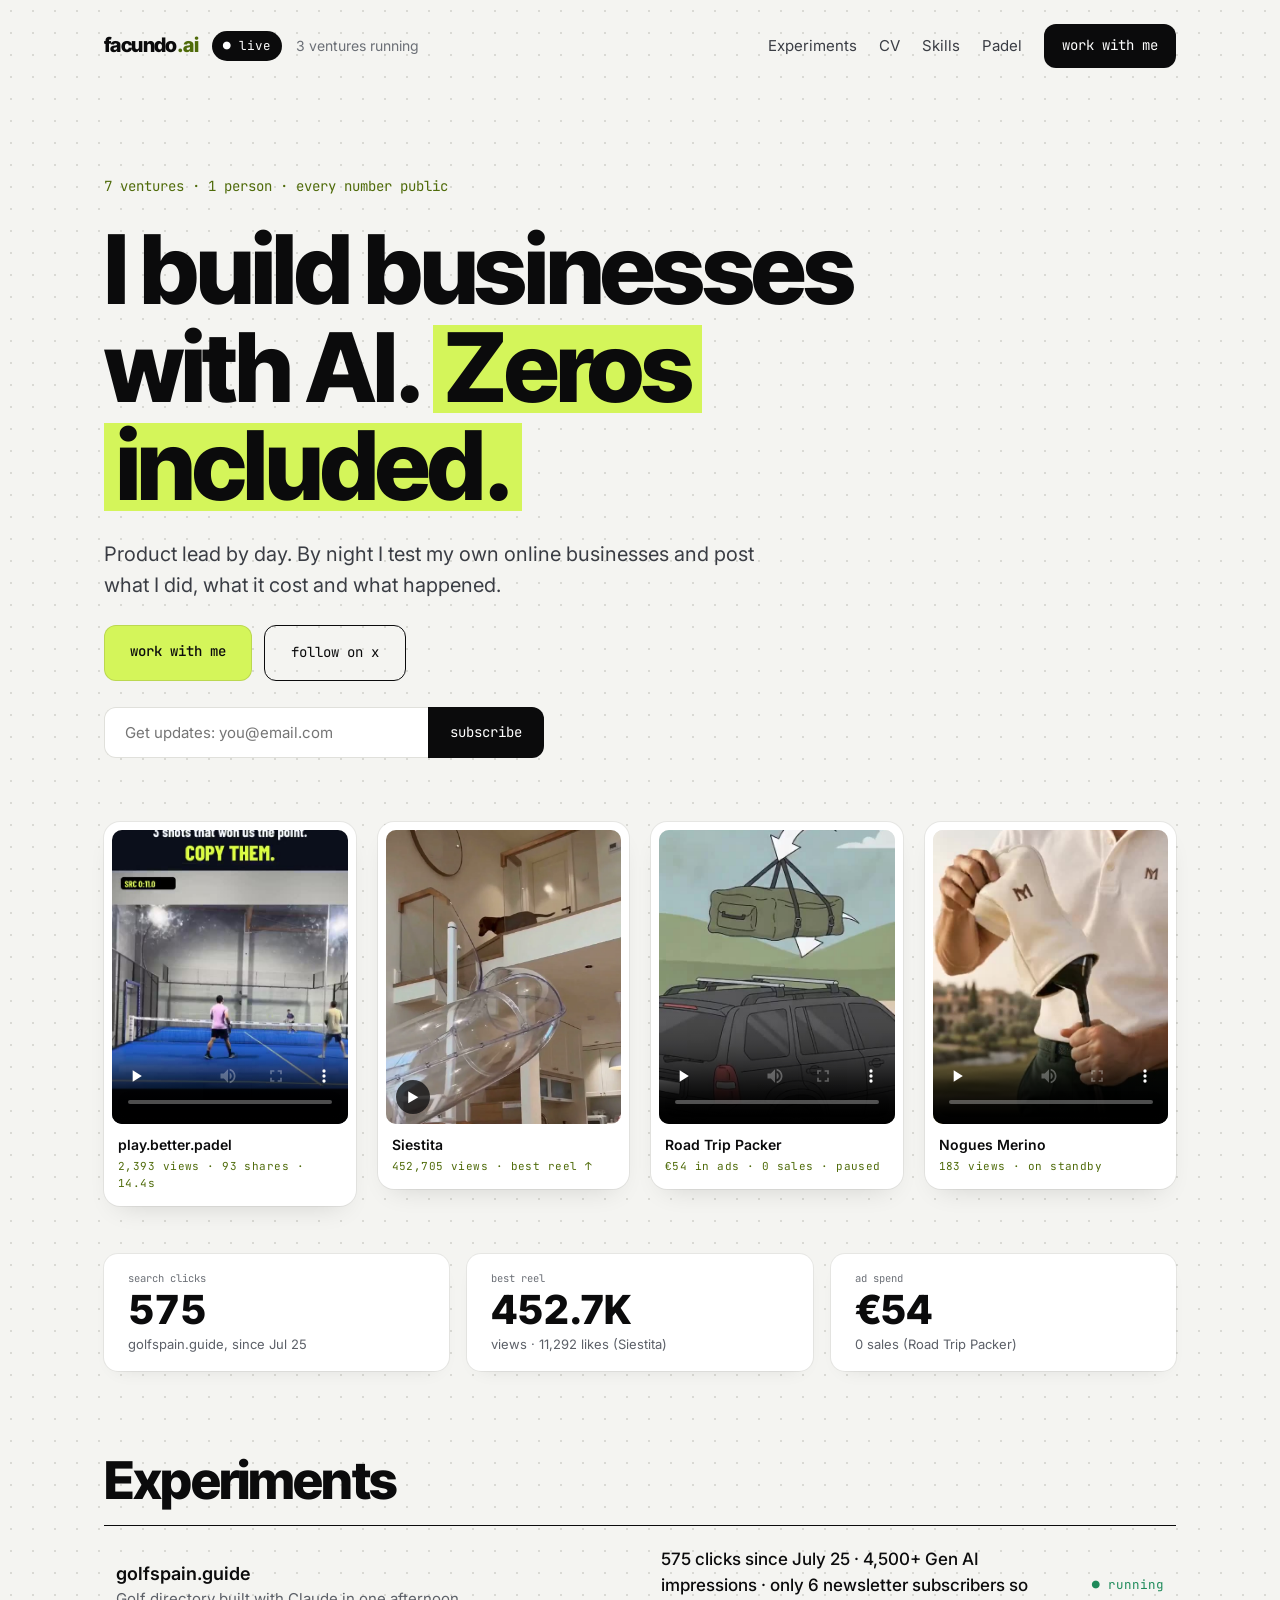
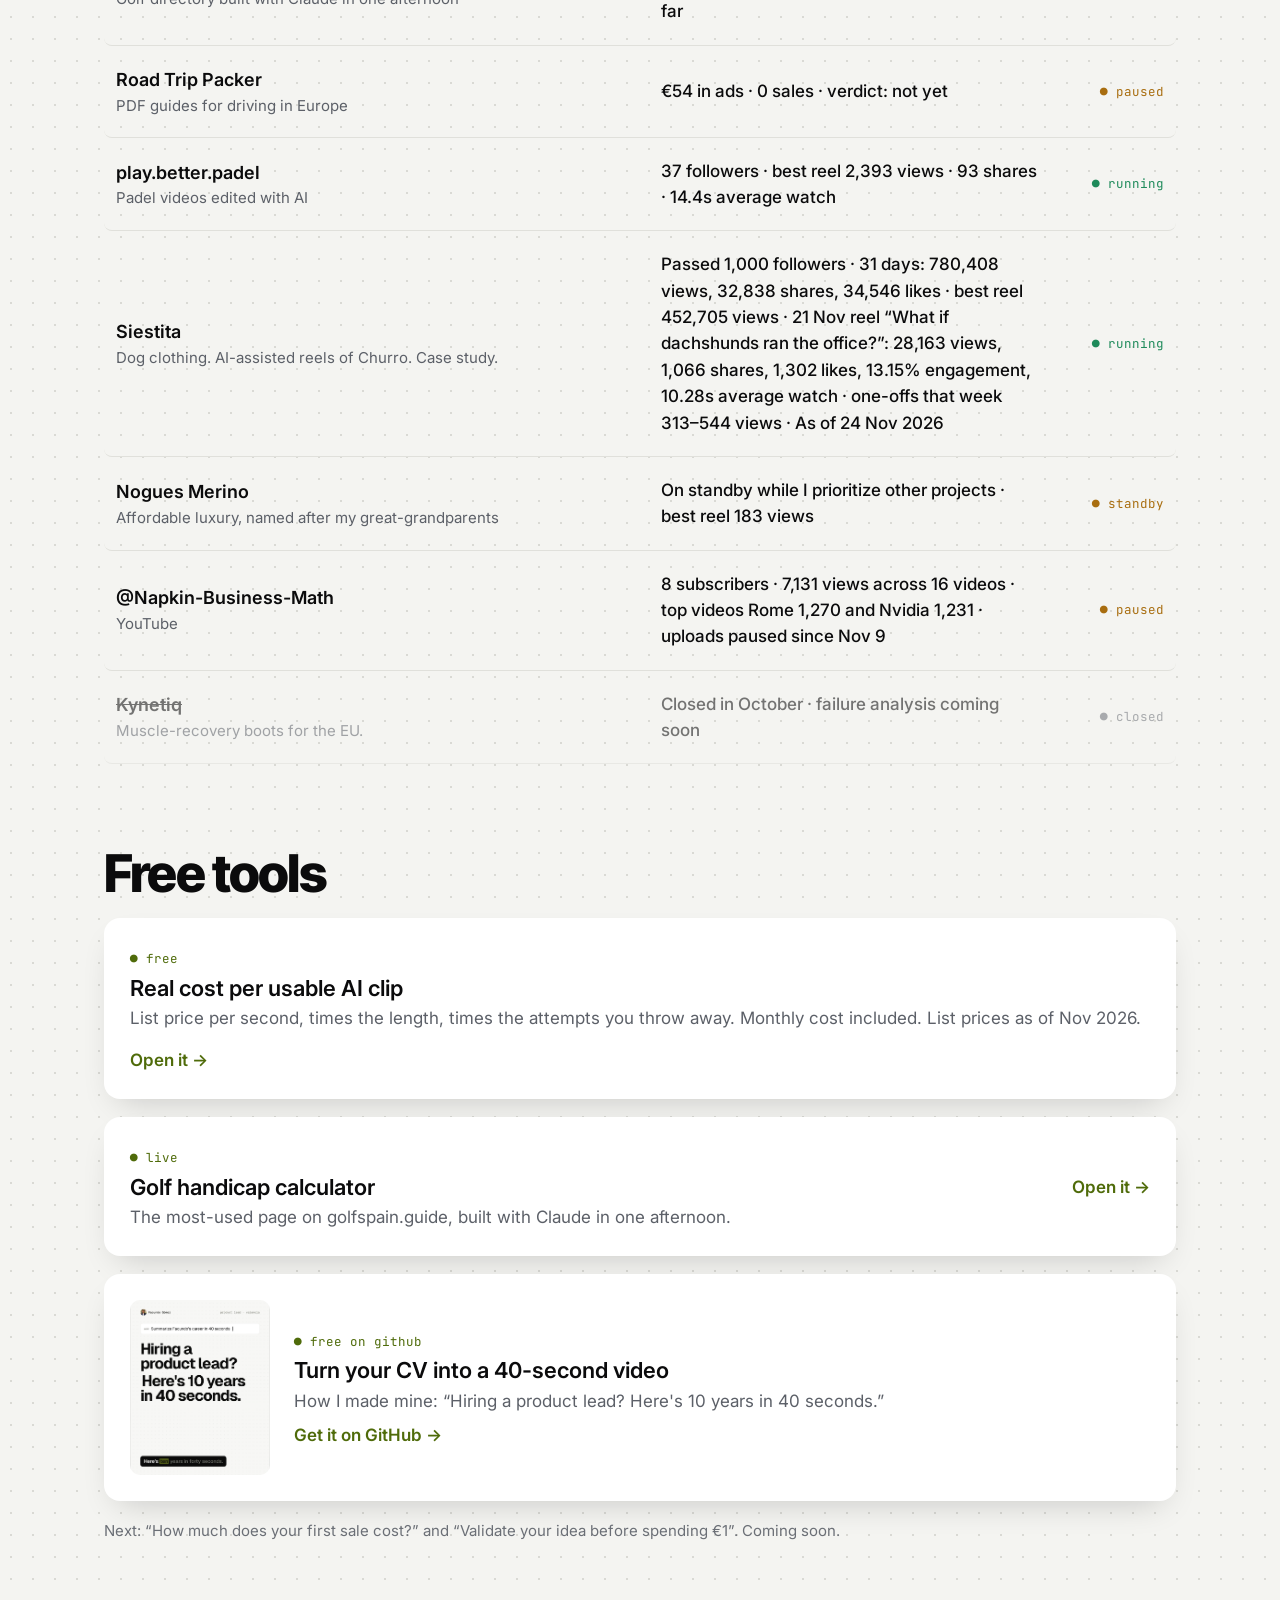
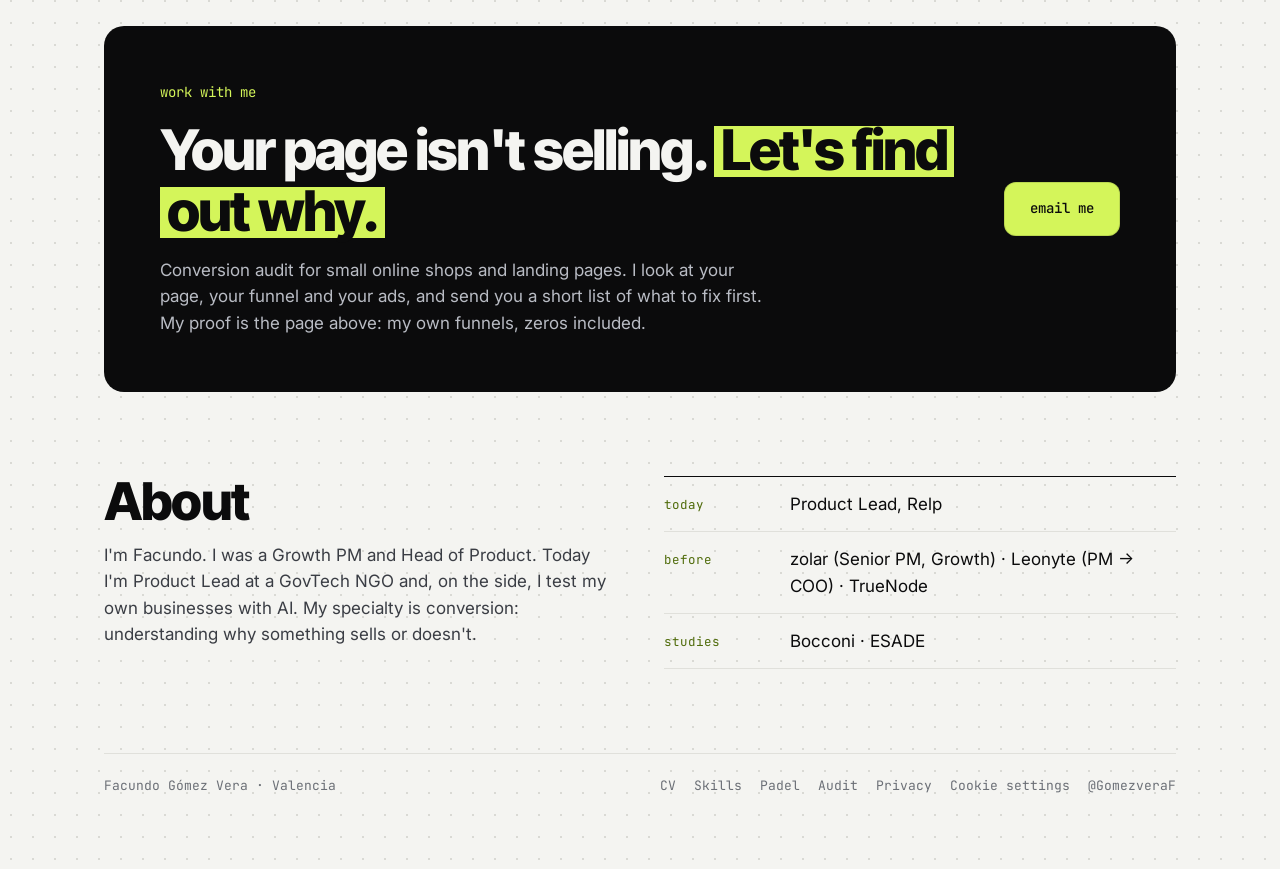
<file: index.html>
<!doctype html>
<html lang="en">
<head>
<meta charset="utf-8">
<meta name="viewport" content="width=device-width, initial-scale=1">
<title>facundo.ai — I build businesses with AI. Zeros included.</title>
<meta name="description" content="Product lead by day. By night I test my own online businesses with AI and post what I did, what it cost and what happened.">
<link rel="icon" href="/assets/favicon.svg" type="image/svg+xml">
<link rel="preconnect" href="https://fonts.googleapis.com">
<link rel="preconnect" href="https://fonts.gstatic.com" crossorigin>
<link rel="stylesheet" href="https://fonts.googleapis.com/css2?family=Inter+Tight:wght@700;800&family=Inter:wght@400;500;600&family=JetBrains+Mono:wght@400;500&display=swap">
<link rel="stylesheet" href="/assets/style.css">
<script src="/assets/analytics.js" defer></script>
</head>
<body>
<div class="wrap" id="top">

<!-- HEADER (shared: copy changes to every page) -->
<header class="site-header">
  <span class="brand">
    <a class="logo" href="/">facundo<span>.ai</span></a>
    <span class="live-badge mono">● Live</span>
    <span class="brand-note">3 ventures running</span>
  </span>
  <nav class="site-nav" aria-label="Main">
    <a class="nav-link" href="/#experiments">Experiments</a>
    <a class="nav-link" href="/cv/">CV</a>
    <a class="nav-link" href="/skills/">Skills</a>
    <a class="nav-link" href="/padel/">Padel</a>
    <a class="pill pill--dark pill--sm" href="/audit/">Work with me</a>
  </nav>
</header>

<main class="sections">

<section class="hero">
  <span class="eyebrow">7 ventures · 1 person · every number public</span>
  <h1>I build businesses with AI. <em>Zeros included.</em></h1>
  <p class="lead">Product lead by day. By night I test my own online businesses and post what I did, what it cost and what happened.</p>
  <div class="hero-ctas">
    <a class="pill pill--accent" href="#work">Work with me</a>
    <a class="pill pill--outline" href="https://x.com/GomezveraF" target="_blank" rel="noopener">Follow on X</a>
  </div>
  <!-- Newsletter: sends visitors to the Golf Spain Guide beehiiv subscribe page (new tab),
       tagged utm_source=facundo.ai so you can see where signups came from in beehiiv. -->
  <form class="newsletter" action="https://golf-spain-guide.beehiiv.com/subscribe" method="get" target="_blank">
    <label for="mail" class="sr-only">Your email</label>
    <input id="mail" name="email" type="email" placeholder="Get updates: you@email.com" autocomplete="email" required>
    <input type="hidden" name="utm_source" value="facundo.ai">
    <input type="hidden" name="utm_medium" value="website">
    <input type="hidden" name="utm_campaign" value="hero_form">
    <button type="submit" class="pill pill--dark">Subscribe</button>
  </form>
</section>

<section class="clips" aria-label="Project clips">
  <div class="card">
    <div class="shot"><video src="/assets/clips/padel-1.mp4" poster="/assets/clips/padel-1.jpg" controls playsinline preload="none" aria-label="play.better.padel clip"></video></div>
    <div class="card-meta"><b>play.better.padel</b><span>2,393 views · 93 shares · 14.4s</span></div>
  </div>
  <a class="card" href="https://www.instagram.com/reel/DfWs2IKIIBD/" target="_blank" rel="noopener">
    <div class="shot shot--link"><img src="/assets/clips/siestita-best-reel.webp" alt="Siestita reel: Churro playing at home" loading="lazy"><span class="play" aria-hidden="true">▶</span></div>
    <div class="card-meta"><b>Siestita</b><span>452,705 views · best reel ↑</span></div>
  </a>
  <div class="card">
    <div class="shot"><video src="/assets/clips/roadtrip.mp4" poster="/assets/clips/roadtrip.jpg" controls playsinline preload="none" aria-label="Road Trip Packer clip"></video></div>
    <div class="card-meta"><b>Road Trip Packer</b><span>€54 in ads · 0 sales · paused</span></div>
  </div>
  <div class="card">
    <div class="shot"><video src="/assets/clips/nogues.mp4" poster="/assets/clips/nogues.jpg" controls playsinline preload="none" aria-label="Nogues Merino clip"></video></div>
    <div class="card-meta"><b>Nogues Merino</b><span>183 views · on standby</span></div>
  </div>
</section>

<section class="stats" aria-label="Key numbers">
  <div class="stat">
    <span class="mono">Search clicks</span>
    <b class="cnt k1" data-v="575" aria-hidden="true"></b><span class="sr-only">575</span>
    <span class="note">golfspain.guide, since Jul 25</span>
  </div>
  <div class="stat">
    <span class="mono">Best reel</span>
    <b class="cnt k2" data-v="452.7K" aria-hidden="true"></b><span class="sr-only">452,705</span>
    <span class="note">views · 11,292 likes (Siestita)</span>
  </div>
  <div class="stat">
    <span class="mono">Ad spend</span>
    <b class="cnt k3 eur" data-v="54" aria-hidden="true"></b><span class="sr-only">€54</span>
    <span class="note">0 sales (Road Trip Packer)</span>
  </div>
</section>

<section id="experiments" class="stack">
  <h2 class="h2">Experiments</h2>
  <div class="exp-list">
    <a class="exp" href="https://golfspain.guide" target="_blank" rel="noopener">
      <span class="exp-name"><b>golfspain.guide</b><span class="exp-desc">Golf directory built with Claude in one afternoon</span></span>
      <span class="exp-metric">575 clicks since July 25 · 4,500+ Gen AI impressions · only 6 newsletter subscribers so far</span>
      <span class="status status--running mono">● Running</span>
    </a>
    <a class="exp" href="https://roadtrippacker.com" target="_blank" rel="noopener">
      <span class="exp-name"><b>Road Trip Packer</b><span class="exp-desc">PDF guides for driving in Europe</span></span>
      <span class="exp-metric">€54 in ads · 0 sales · verdict: not yet</span>
      <span class="status status--paused mono">● Paused</span>
    </a>
    <a class="exp" href="https://instagram.com/play.better.padel" target="_blank" rel="noopener">
      <span class="exp-name"><b>play.better.padel</b><span class="exp-desc">Padel videos edited with AI</span></span>
      <span class="exp-metric">37 followers · best reel 2,393 views · 93 shares · 14.4s average watch</span>
      <span class="status status--running mono">● Running</span>
    </a>
    <a class="exp" href="/siestita/">
      <span class="exp-name"><b>Siestita</b><span class="exp-desc">Dog clothing. AI-assisted reels of Churro. Case study.</span></span>
      <span class="exp-metric">Passed 1,000 followers · 31 days: 780,408 views, 32,838 shares, 34,546 likes · best reel 452,705 views · 21 Nov reel “What if dachshunds ran the office?”: 28,163 views, 1,066 shares, 1,302 likes, 13.15% engagement, 10.28s average watch · one-offs that week 313–544 views · As of 24 Nov 2026</span>
      <span class="status status--running mono">● Running</span>
    </a>
    <div class="exp">
      <span class="exp-name"><b>Nogues Merino</b><span class="exp-desc">Affordable luxury, named after my great-grandparents</span></span>
      <span class="exp-metric">On standby while I prioritize other projects · best reel 183 views</span>
      <span class="status status--paused mono">● Standby</span>
    </div>
    <a class="exp" href="https://www.youtube.com/@Napkin-Business-Math" target="_blank" rel="noopener">
      <span class="exp-name"><b>@Napkin-Business-Math</b><span class="exp-desc">YouTube</span></span>
      <span class="exp-metric">8 subscribers · 7,131 views across 16 videos · top videos Rome 1,270 and Nvidia 1,231 · uploads paused since Nov 9</span>
      <span class="status status--paused mono">● Paused</span>
    </a>
    <div class="exp exp--closed">
      <span class="exp-name"><b>Kynetiq</b><span class="exp-desc">Muscle-recovery boots for the EU.</span></span>
      <span class="exp-metric">Closed in October · failure analysis coming soon</span>
      <span class="status status--closed mono">● Closed</span>
    </div>
  </div>
</section>

<section id="tools" class="stack">
  <h2 class="h2">Free tools</h2>
  <a class="tool-card" href="/tools/video-cost/">
    <span>
      <span class="mono">● Free</span>
      <b>Real cost per usable AI clip</b>
      <p>List price per second, times the length, times the attempts you throw away. Monthly cost included. List prices as of Nov 2026.</p>
    </span>
    <span class="go">Open it →</span>
  </a>
  <a class="tool-card" href="https://golfspain.guide" target="_blank" rel="noopener">
    <span>
      <span class="mono">● Live</span>
      <b>Golf handicap calculator</b>
      <p>The most-used page on golfspain.guide, built with Claude in one afternoon.</p>
    </span>
    <span class="go">Open it →</span>
  </a>
  <a class="tool-card tool-card--media" href="https://github.com/FacundoGo/cv-video-skill" target="_blank" rel="noopener">
    <img src="/assets/tools/cv-video.webp" alt="Preview: Hiring a product lead? Here's 10 years in 40 seconds." loading="lazy">
    <span>
      <span class="mono">● Free on GitHub</span>
      <b>Turn your CV into a 40-second video</b>
      <p>How I made mine: “Hiring a product lead? Here's 10 years in 40 seconds.”</p>
      <span class="go">Get it on GitHub →</span>
    </span>
  </a>
  <p class="fine">Next: “How much does your first sale cost?” and “Validate your idea before spending €1”. Coming soon.</p>
</section>

<section id="work" class="cta">
  <div class="cta-copy">
    <span class="eyebrow">Work with me</span>
    <h2>Your page isn't selling. <em>Let's find out why.</em></h2>
    <p>Conversion audit for small online shops and landing pages. I look at your page, your funnel and your ads, and send you a short list of what to fix first. My proof is the page above: my own funnels, zeros included.</p>
  </div>
  <a class="pill pill--accent" href="mailto:gomezvera.f@gmail.com?subject=Conversion%20audit">Email me</a>
</section>

<section id="about" class="about">
  <div class="about-copy">
    <h2 class="h2">About</h2>
    <p>I'm Facundo. I was a Growth PM and Head of Product. Today I'm Product Lead at a GovTech NGO and, on the side, I test my own businesses with AI. My specialty is conversion: understanding why something sells or doesn't.</p>
  </div>
  <ul class="timeline">
    <li><span class="mono">Today</span><span>Product Lead, Relp</span></li>
    <li><span class="mono">Before</span><span>zolar (Senior PM, Growth) · Leonyte (PM → COO) · TrueNode</span></li>
    <li><span class="mono">Studies</span><span>Bocconi · ESADE</span></li>
  </ul>
</section>

</main>

<!-- FOOTER (shared: copy changes to every page) -->
<footer class="site-footer">
  <span>Facundo Gómez Vera · Valencia</span>
  <nav class="footer-links" aria-label="Footer">
    <a href="/cv/">CV</a>
    <a href="/skills/">Skills</a>
    <a href="/padel/">Padel</a>
    <a href="/audit/">Audit</a>
    <a href="/privacy/">Privacy</a>
    <a href="/privacy/" onclick="return window.faiCookieSettings ? faiCookieSettings() : true;">Cookie settings</a>
    <a href="https://x.com/GomezveraF" target="_blank" rel="noopener">@GomezveraF</a>
  </nav>
</footer>

</div>
</body>
</html>
</file>
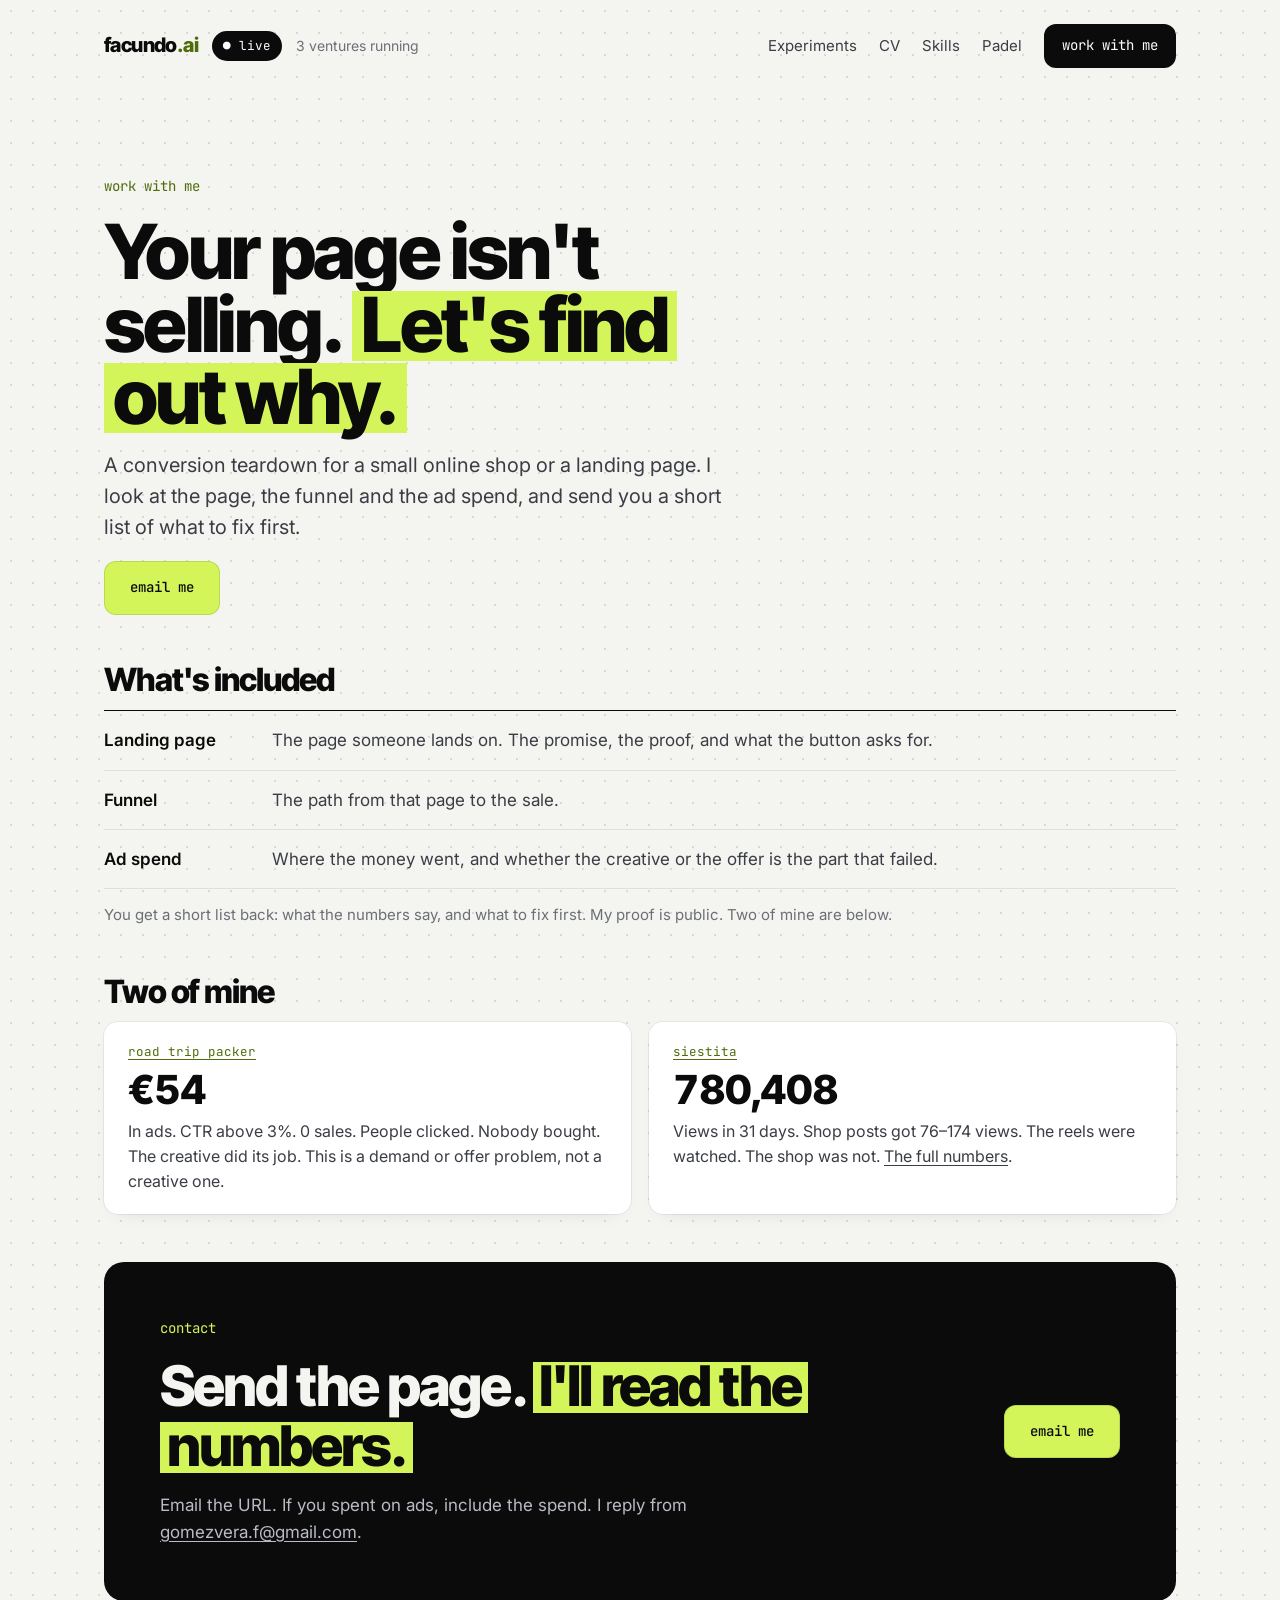
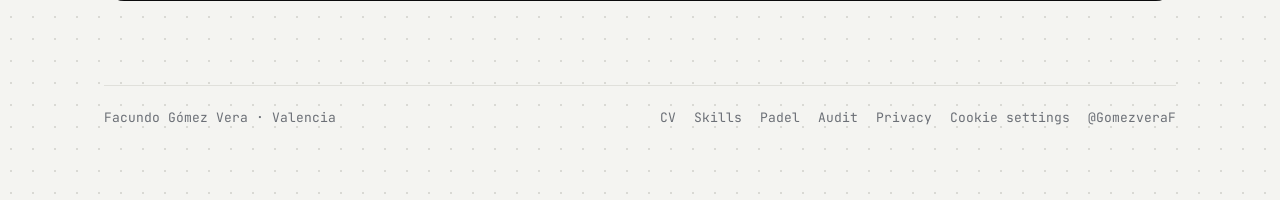
<file: audit/index.html>
<!doctype html>
<html lang="en">
<head>
<meta charset="utf-8">
<meta name="viewport" content="width=device-width, initial-scale=1">
<title>Conversion audit · facundo.ai</title>
<meta name="description" content="Conversion teardown for a small online shop or landing page: the landing page, the funnel and the ad spend, then a short list of what to fix first.">
<link rel="icon" href="/assets/favicon.svg" type="image/svg+xml">
<link rel="preconnect" href="https://fonts.googleapis.com">
<link rel="preconnect" href="https://fonts.gstatic.com" crossorigin>
<link rel="stylesheet" href="https://fonts.googleapis.com/css2?family=Inter+Tight:wght@700;800&family=Inter:wght@400;500;600&family=JetBrains+Mono:wght@400;500&display=swap">
<link rel="stylesheet" href="/assets/style.css">
<script src="/assets/analytics.js" defer></script>
</head>
<body>
<div class="wrap">

<!-- HEADER (shared: copy changes to every page) -->
<header class="site-header">
  <span class="brand">
    <a class="logo" href="/">facundo<span>.ai</span></a>
    <span class="live-badge mono">● Live</span>
    <span class="brand-note">3 ventures running</span>
  </span>
  <nav class="site-nav" aria-label="Main">
    <a class="nav-link" href="/#experiments">Experiments</a>
    <a class="nav-link" href="/cv/">CV</a>
    <a class="nav-link" href="/skills/">Skills</a>
    <a class="nav-link" href="/padel/">Padel</a>
    <a class="pill pill--dark pill--sm" href="/audit/" aria-current="page">Work with me</a>
  </nav>
</header>

<main class="page">
  <div class="page-intro">
    <span class="eyebrow">Work with me</span>
    <h1>Your page isn't selling. <em>Let's find out why.</em></h1>
    <p class="lead">A conversion teardown for a small online shop or a landing page. I look at the page, the funnel and the ad spend, and send you a short list of what to fix first.</p>
    <a class="pill pill--accent" href="mailto:gomezvera.f@gmail.com?subject=Conversion%20audit">Email me</a>
  </div>

  <section class="block">
    <h2>What's included</h2>
    <ol class="include">
      <li><b>Landing page</b><span>The page someone lands on. The promise, the proof, and what the button asks for.</span></li>
      <li><b>Funnel</b><span>The path from that page to the sale.</span></li>
      <li><b>Ad spend</b><span>Where the money went, and whether the creative or the offer is the part that failed.</span></li>
    </ol>
    <p class="fine">You get a short list back: what the numbers say, and what to fix first. My proof is public. Two of mine are below.</p>
  </section>

  <section class="block">
    <h2>Two of mine</h2>
    <div class="postmortems">
      <article class="postmortem">
        <span class="mono"><a href="https://roadtrippacker.com" target="_blank" rel="noopener">Road Trip Packer</a></span>
        <b class="result-num">€54</b>
        <p>In ads. CTR above 3%. 0 sales. People clicked. Nobody bought. The creative did its job. This is a demand or offer problem, not a creative one.</p>
      </article>
      <article class="postmortem">
        <span class="mono"><a href="/siestita/">Siestita</a></span>
        <b class="result-num">780,408</b>
        <p>Views in 31 days. Shop posts got 76–174 views. The reels were watched. The shop was not. <a href="/siestita/">The full numbers</a>.</p>
      </article>
    </div>
  </section>

  <section class="cta">
    <div class="cta-copy">
      <span class="eyebrow">Contact</span>
      <h2>Send the page. <em>I'll read the numbers.</em></h2>
      <p>Email the URL. If you spent on ads, include the spend. I reply from <a href="mailto:gomezvera.f@gmail.com">gomezvera.f@gmail.com</a>.</p>
    </div>
    <a class="pill pill--accent" href="mailto:gomezvera.f@gmail.com?subject=Conversion%20audit">Email me</a>
  </section>
</main>

<!-- FOOTER (shared: copy changes to every page) -->
<footer class="site-footer">
  <span>Facundo Gómez Vera · Valencia</span>
  <nav class="footer-links" aria-label="Footer">
    <a href="/cv/">CV</a>
    <a href="/skills/">Skills</a>
    <a href="/padel/">Padel</a>
    <a href="/audit/" aria-current="page">Audit</a>
    <a href="/privacy/">Privacy</a>
    <a href="/privacy/" onclick="return window.faiCookieSettings ? faiCookieSettings() : true;">Cookie settings</a>
    <a href="https://x.com/GomezveraF" target="_blank" rel="noopener">@GomezveraF</a>
  </nav>
</footer>

</div>
</body>
</html>
</file>
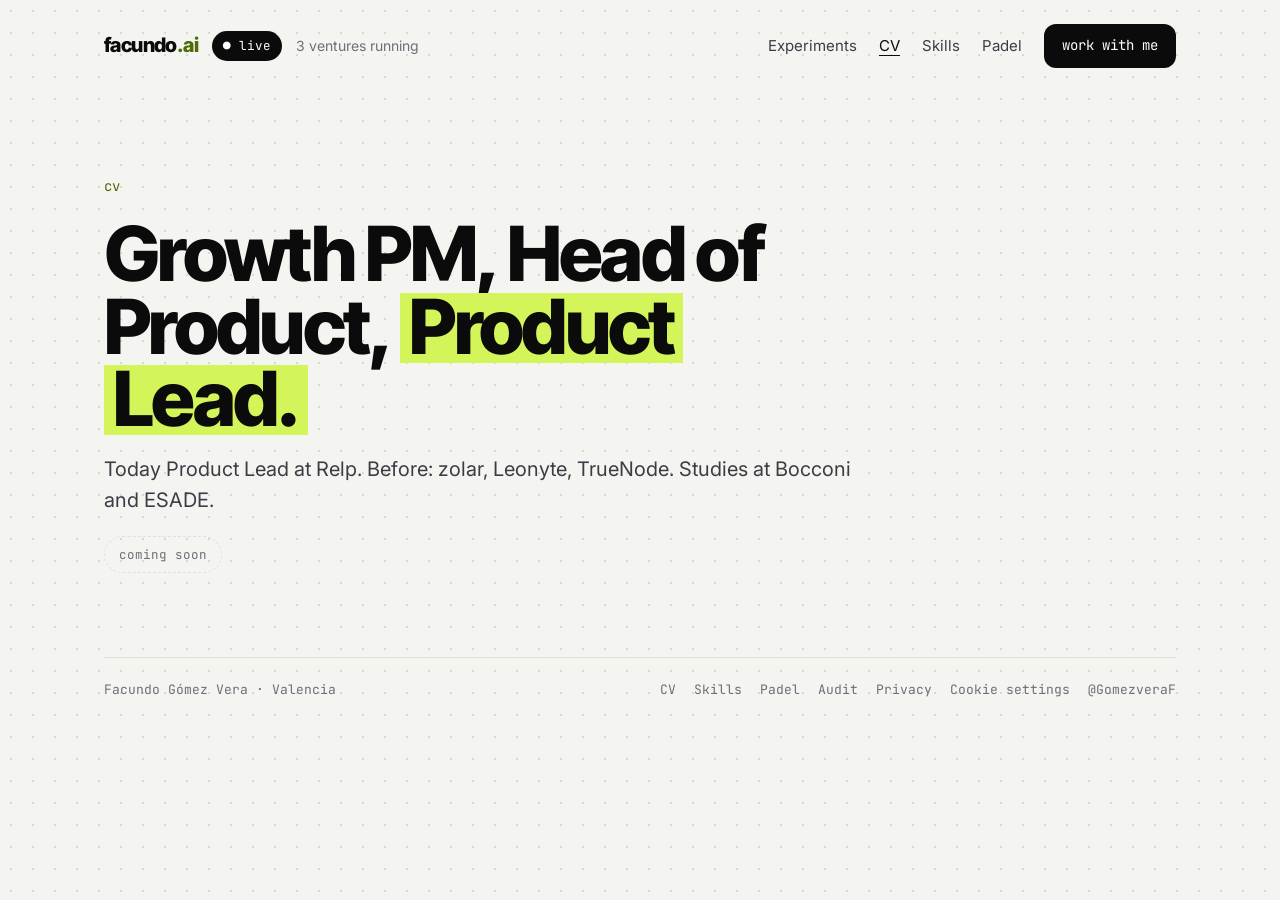
<file: cv/index.html>
<!doctype html>
<html lang="en">
<head>
<meta charset="utf-8">
<meta name="viewport" content="width=device-width, initial-scale=1">
<title>CV · facundo.ai</title>
<meta name="description" content="Today Product Lead at Relp. Before: zolar, Leonyte, TrueNode. Studies at Bocconi and ESADE.">
<link rel="icon" href="/assets/favicon.svg" type="image/svg+xml">
<link rel="preconnect" href="https://fonts.googleapis.com">
<link rel="preconnect" href="https://fonts.gstatic.com" crossorigin>
<link rel="stylesheet" href="https://fonts.googleapis.com/css2?family=Inter+Tight:wght@700;800&family=Inter:wght@400;500;600&family=JetBrains+Mono:wght@400;500&display=swap">
<link rel="stylesheet" href="/assets/style.css">
<script src="/assets/analytics.js" defer></script>
</head>
<body>
<div class="wrap">

<!-- HEADER (shared: copy changes to every page) -->
<header class="site-header">
  <span class="brand">
    <a class="logo" href="/">facundo<span>.ai</span></a>
    <span class="live-badge mono">● Live</span>
    <span class="brand-note">3 ventures running</span>
  </span>
  <nav class="site-nav" aria-label="Main">
    <a class="nav-link" href="/#experiments">Experiments</a>
    <a class="nav-link" href="/cv/" aria-current="page">CV</a>
    <a class="nav-link" href="/skills/">Skills</a>
    <a class="nav-link" href="/padel/">Padel</a>
    <a class="pill pill--dark pill--sm" href="/audit/">Work with me</a>
  </nav>
</header>

<main class="stub">
  <span class="eyebrow">CV</span>
  <h1>Growth PM, Head of Product, <em>Product Lead.</em></h1>
  <p class="lead">Today Product Lead at Relp. Before: zolar, Leonyte, TrueNode. Studies at Bocconi and ESADE.</p>

  <span class="coming mono">Coming soon</span>
</main>

<!-- FOOTER (shared: copy changes to every page) -->
<footer class="site-footer">
  <span>Facundo Gómez Vera · Valencia</span>
  <nav class="footer-links" aria-label="Footer">
    <a href="/cv/" aria-current="page">CV</a>
    <a href="/skills/">Skills</a>
    <a href="/padel/">Padel</a>
    <a href="/audit/">Audit</a>
    <a href="/privacy/">Privacy</a>
    <a href="/privacy/" onclick="return window.faiCookieSettings ? faiCookieSettings() : true;">Cookie settings</a>
    <a href="https://x.com/GomezveraF" target="_blank" rel="noopener">@GomezveraF</a>
  </nav>
</footer>

</div>
</body>
</html>
</file>
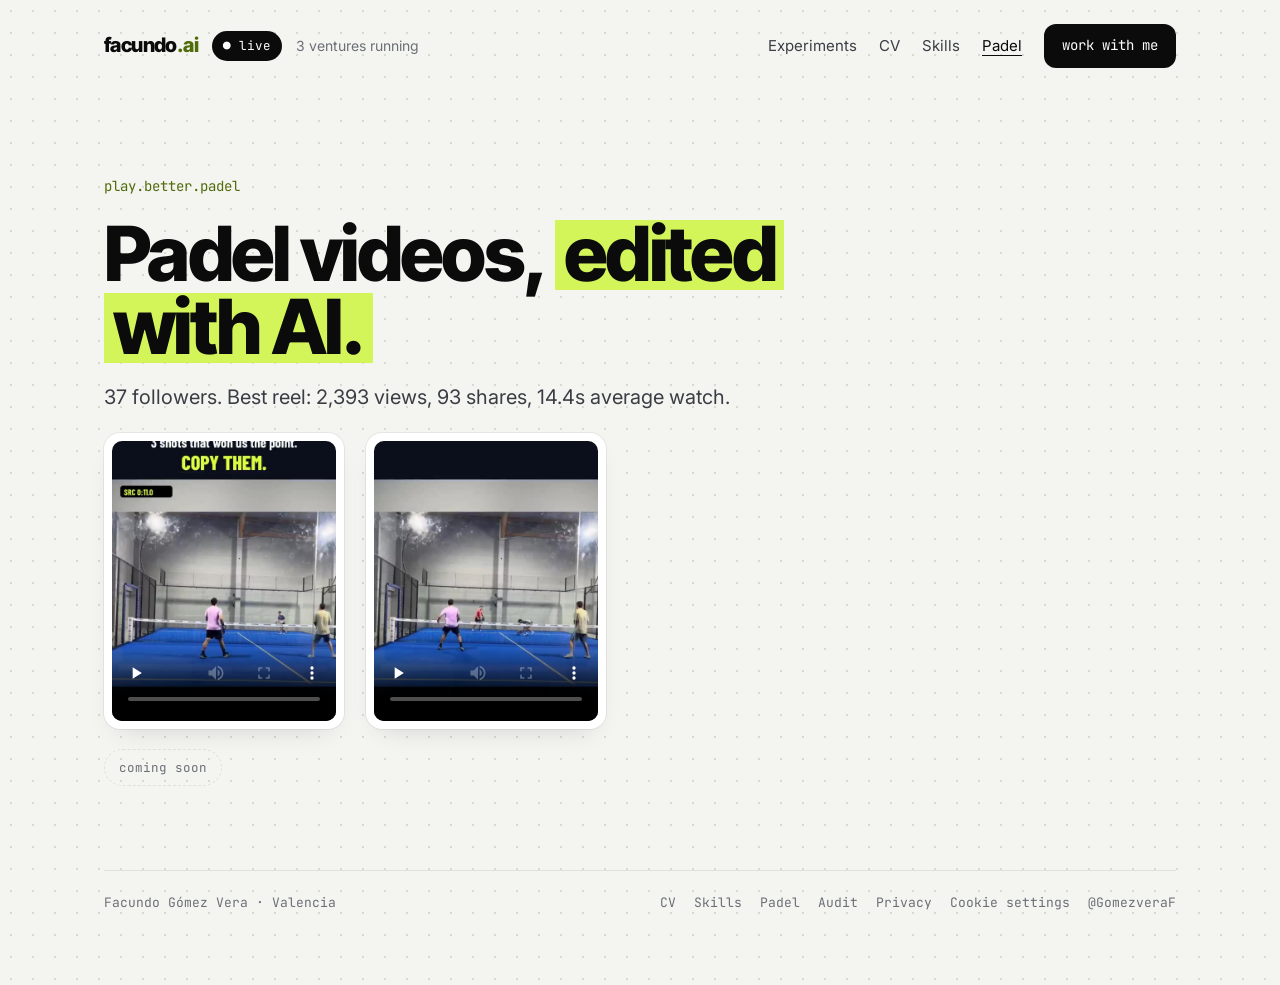
<file: padel/index.html>
<!doctype html>
<html lang="en">
<head>
<meta charset="utf-8">
<meta name="viewport" content="width=device-width, initial-scale=1">
<title>Padel · facundo.ai</title>
<meta name="description" content="37 followers. Best reel: 2,393 views, 93 shares, 14.4s average watch.">
<link rel="icon" href="/assets/favicon.svg" type="image/svg+xml">
<link rel="preconnect" href="https://fonts.googleapis.com">
<link rel="preconnect" href="https://fonts.gstatic.com" crossorigin>
<link rel="stylesheet" href="https://fonts.googleapis.com/css2?family=Inter+Tight:wght@700;800&family=Inter:wght@400;500;600&family=JetBrains+Mono:wght@400;500&display=swap">
<link rel="stylesheet" href="/assets/style.css">
<script src="/assets/analytics.js" defer></script>
</head>
<body>
<div class="wrap">

<!-- HEADER (shared: copy changes to every page) -->
<header class="site-header">
  <span class="brand">
    <a class="logo" href="/">facundo<span>.ai</span></a>
    <span class="live-badge mono">● Live</span>
    <span class="brand-note">3 ventures running</span>
  </span>
  <nav class="site-nav" aria-label="Main">
    <a class="nav-link" href="/#experiments">Experiments</a>
    <a class="nav-link" href="/cv/">CV</a>
    <a class="nav-link" href="/skills/">Skills</a>
    <a class="nav-link" href="/padel/" aria-current="page">Padel</a>
    <a class="pill pill--dark pill--sm" href="/audit/">Work with me</a>
  </nav>
</header>

<main class="stub">
  <span class="eyebrow">play.better.padel</span>
  <h1>Padel videos, <em>edited with AI.</em></h1>
  <p class="lead">37 followers. Best reel: 2,393 views, 93 shares, 14.4s average watch.</p>
  <div class="stub-clips">
    <div class="card"><div class="shot"><video src="/assets/clips/padel-1.mp4" poster="/assets/clips/padel-1.jpg" controls playsinline preload="none" aria-label="Padel clip 1"></video></div></div>
    <div class="card"><div class="shot"><video src="/assets/clips/padel-2.mp4" poster="/assets/clips/padel-2.jpg" controls playsinline preload="none" aria-label="Padel clip 2"></video></div></div>
  </div>
  <span class="coming mono">Coming soon</span>
</main>

<!-- FOOTER (shared: copy changes to every page) -->
<footer class="site-footer">
  <span>Facundo Gómez Vera · Valencia</span>
  <nav class="footer-links" aria-label="Footer">
    <a href="/cv/">CV</a>
    <a href="/skills/">Skills</a>
    <a href="/padel/" aria-current="page">Padel</a>
    <a href="/audit/">Audit</a>
    <a href="/privacy/">Privacy</a>
    <a href="/privacy/" onclick="return window.faiCookieSettings ? faiCookieSettings() : true;">Cookie settings</a>
    <a href="https://x.com/GomezveraF" target="_blank" rel="noopener">@GomezveraF</a>
  </nav>
</footer>

</div>
</body>
</html>
</file>
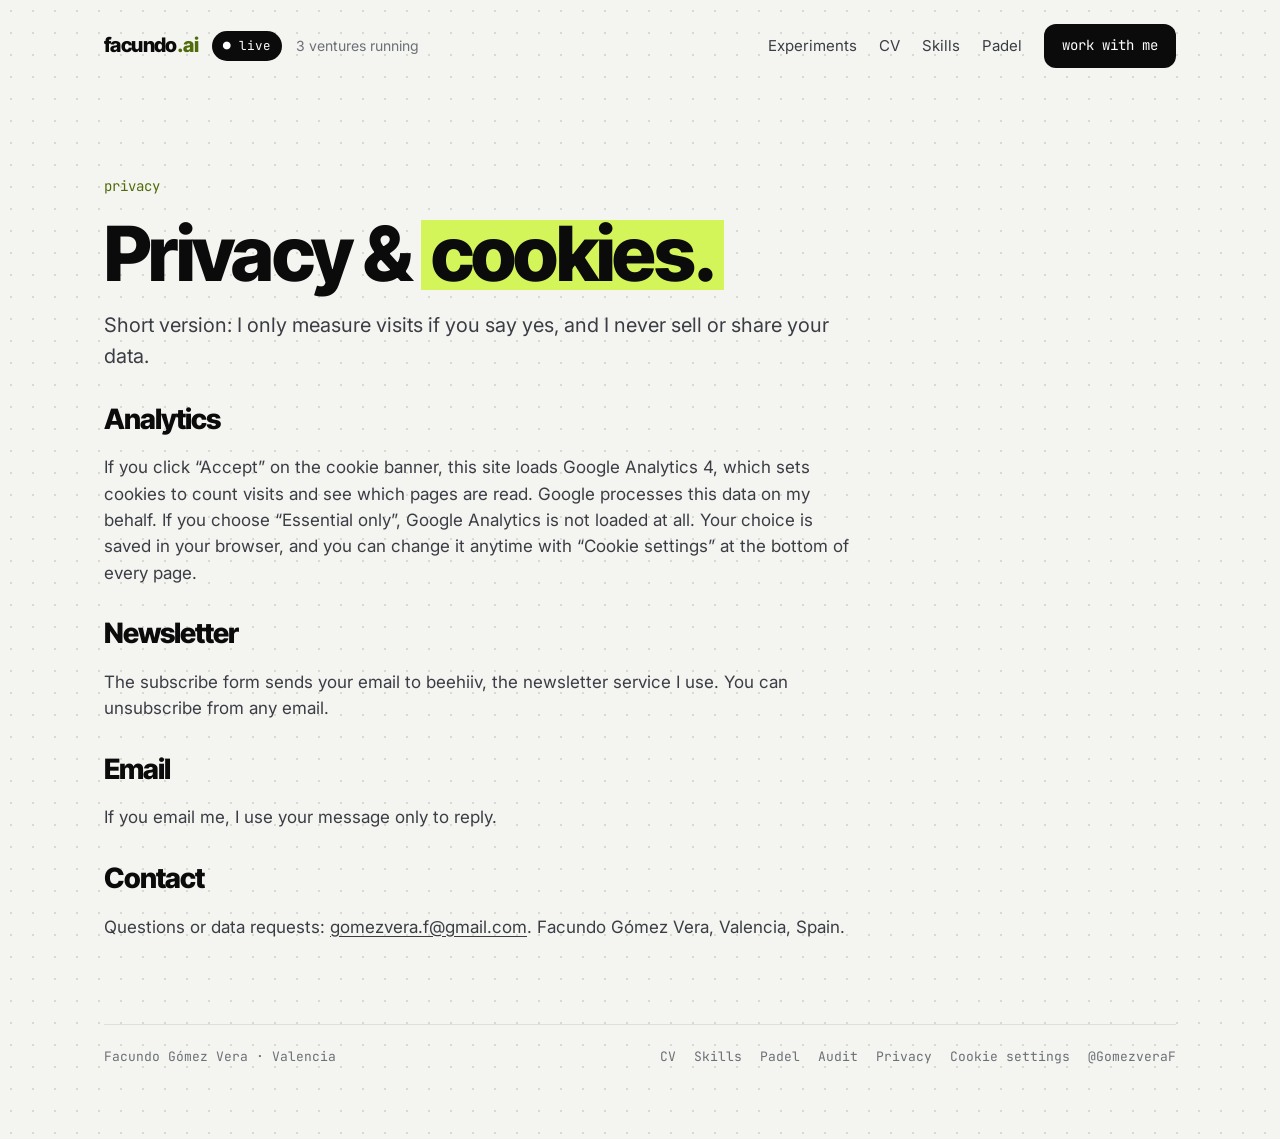
<file: privacy/index.html>
<!doctype html>
<html lang="en">
<head>
<meta charset="utf-8">
<meta name="viewport" content="width=device-width, initial-scale=1">
<title>Privacy · facundo.ai</title>
<meta name="description" content="How facundo.ai uses cookies and analytics.">
<link rel="icon" href="/assets/favicon.svg" type="image/svg+xml">
<link rel="preconnect" href="https://fonts.googleapis.com">
<link rel="preconnect" href="https://fonts.gstatic.com" crossorigin>
<link rel="stylesheet" href="https://fonts.googleapis.com/css2?family=Inter+Tight:wght@700;800&family=Inter:wght@400;500;600&family=JetBrains+Mono:wght@400;500&display=swap">
<link rel="stylesheet" href="/assets/style.css">
<script src="/assets/analytics.js" defer></script>
</head>
<body>
<div class="wrap">

<!-- HEADER (shared: copy changes to every page) -->
<header class="site-header">
  <span class="brand">
    <a class="logo" href="/">facundo<span>.ai</span></a>
    <span class="live-badge mono">● Live</span>
    <span class="brand-note">3 ventures running</span>
  </span>
  <nav class="site-nav" aria-label="Main">
    <a class="nav-link" href="/#experiments">Experiments</a>
    <a class="nav-link" href="/cv/">CV</a>
    <a class="nav-link" href="/skills/">Skills</a>
    <a class="nav-link" href="/padel/">Padel</a>
    <a class="pill pill--dark pill--sm" href="/audit/">Work with me</a>
  </nav>
</header>

<main class="stub prose">
  <span class="eyebrow">Privacy</span>
  <h1>Privacy &amp; <em>cookies.</em></h1>
  <p class="lead">Short version: I only measure visits if you say yes, and I never sell or share your data.</p>
  <h2>Analytics</h2>
  <p>If you click “Accept” on the cookie banner, this site loads Google Analytics 4, which sets cookies to count visits and see which pages are read. Google processes this data on my behalf. If you choose “Essential only”, Google Analytics is not loaded at all. Your choice is saved in your browser, and you can change it anytime with “Cookie settings” at the bottom of every page.</p>
  <h2>Newsletter</h2>
  <p>The subscribe form sends your email to beehiiv, the newsletter service I use. You can unsubscribe from any email.</p>
  <h2>Email</h2>
  <p>If you email me, I use your message only to reply.</p>
  <h2>Contact</h2>
  <p>Questions or data requests: <a href="mailto:gomezvera.f@gmail.com">gomezvera.f@gmail.com</a>. Facundo Gómez Vera, Valencia, Spain.</p>
</main>

<!-- FOOTER (shared: copy changes to every page) -->
<footer class="site-footer">
  <span>Facundo Gómez Vera · Valencia</span>
  <nav class="footer-links" aria-label="Footer">
    <a href="/cv/">CV</a>
    <a href="/skills/">Skills</a>
    <a href="/padel/">Padel</a>
    <a href="/audit/">Audit</a>
    <a href="/privacy/" aria-current="page">Privacy</a>
    <a href="/privacy/" onclick="return window.faiCookieSettings ? faiCookieSettings() : true;">Cookie settings</a>
    <a href="https://x.com/GomezveraF" target="_blank" rel="noopener">@GomezveraF</a>
  </nav>
</footer>

</div>
</body>
</html>
</file>
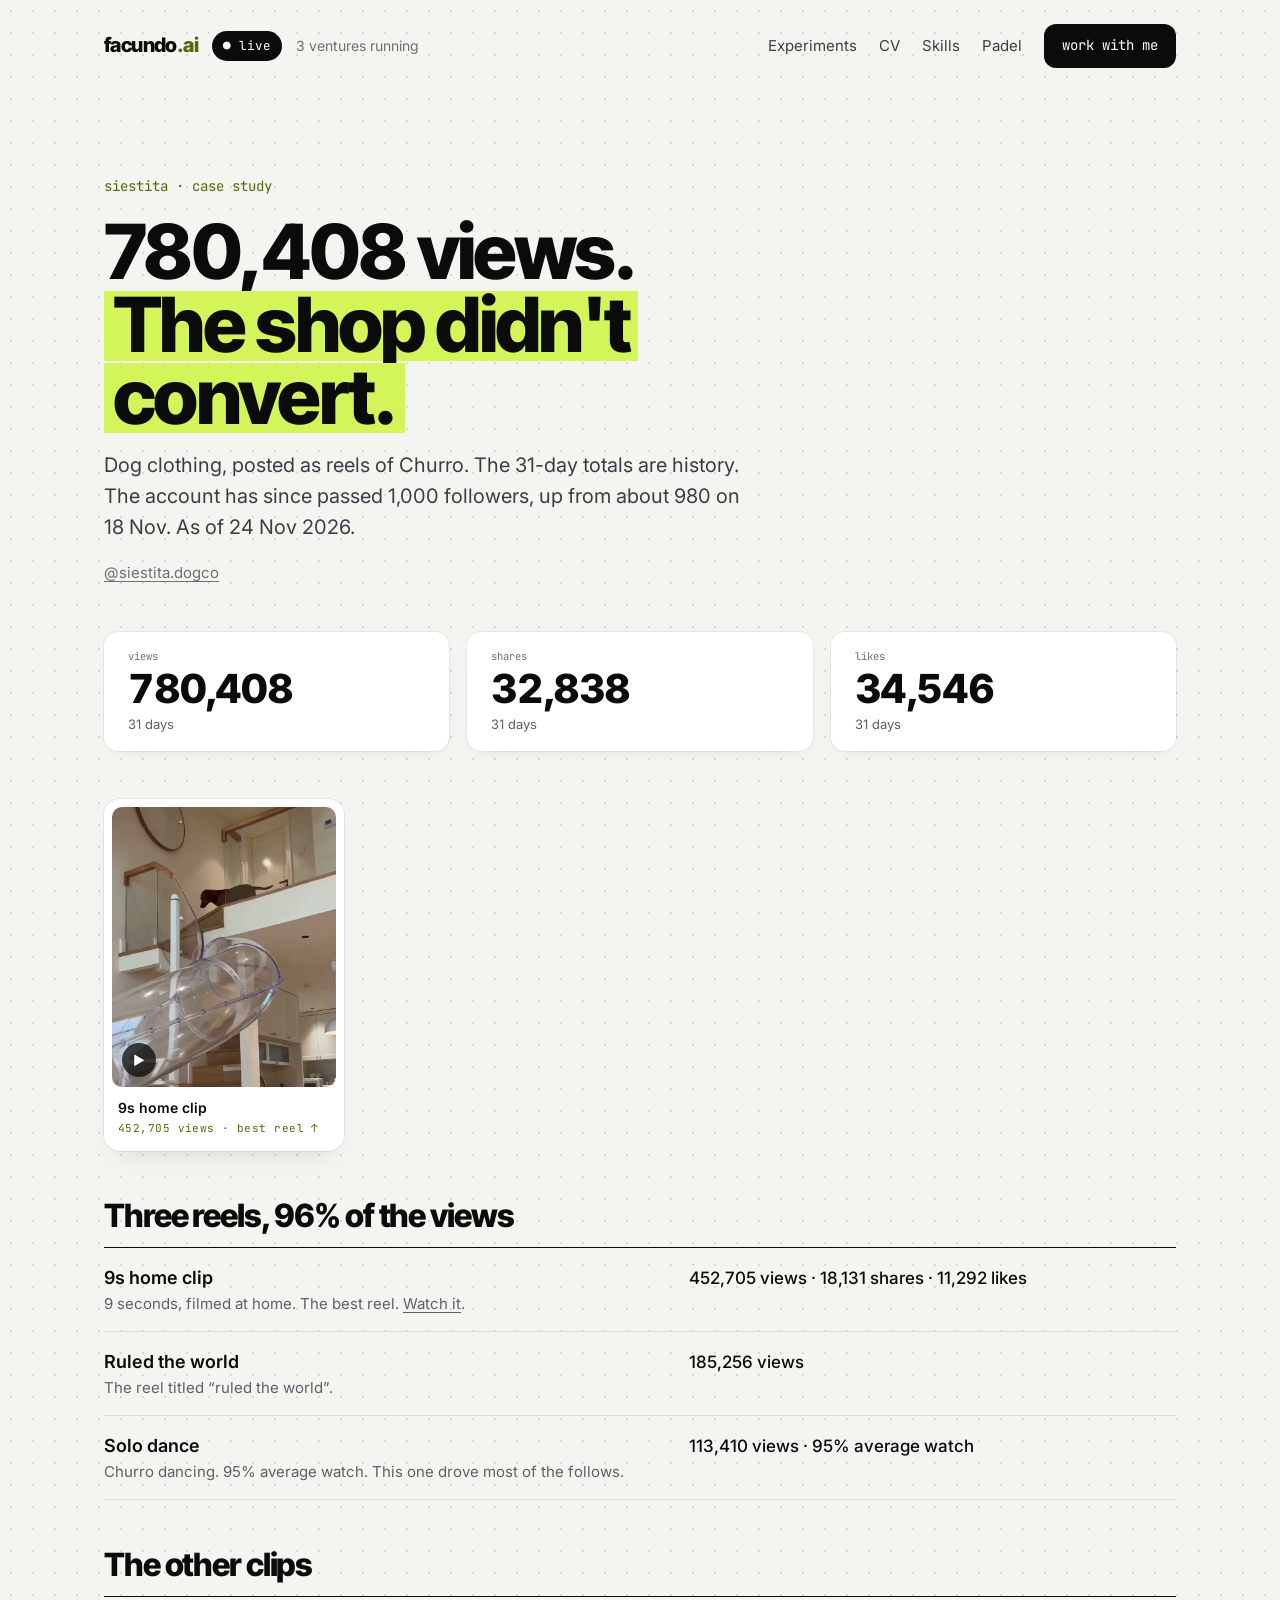
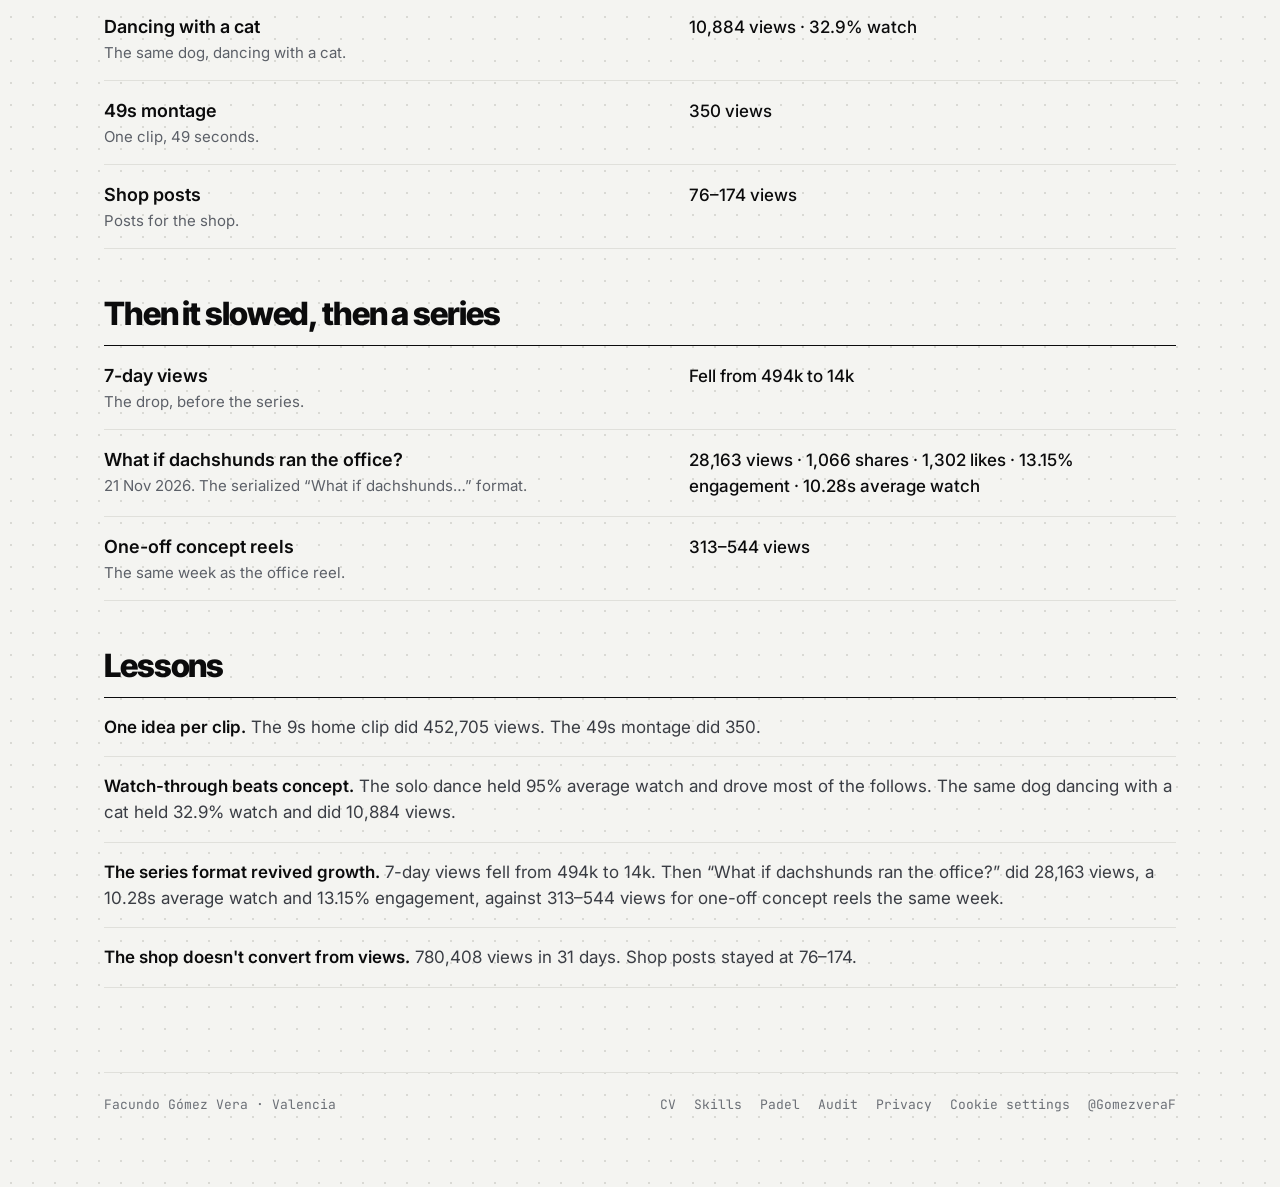
<file: siestita/index.html>
<!doctype html>
<html lang="en">
<head>
<meta charset="utf-8">
<meta name="viewport" content="width=device-width, initial-scale=1">
<title>Siestita · facundo.ai</title>
<meta name="description" content="Siestita in 31 days: 780,408 views, 32,838 shares, 34,546 likes. Three reels did 96% of the views. The shop posts did not.">
<link rel="icon" href="/assets/favicon.svg" type="image/svg+xml">
<link rel="preconnect" href="https://fonts.googleapis.com">
<link rel="preconnect" href="https://fonts.gstatic.com" crossorigin>
<link rel="stylesheet" href="https://fonts.googleapis.com/css2?family=Inter+Tight:wght@700;800&family=Inter:wght@400;500;600&family=JetBrains+Mono:wght@400;500&display=swap">
<link rel="stylesheet" href="/assets/style.css">
<script src="/assets/analytics.js" defer></script>
</head>
<body>
<div class="wrap">

<!-- HEADER (shared: copy changes to every page) -->
<header class="site-header">
  <span class="brand">
    <a class="logo" href="/">facundo<span>.ai</span></a>
    <span class="live-badge mono">● Live</span>
    <span class="brand-note">3 ventures running</span>
  </span>
  <nav class="site-nav" aria-label="Main">
    <a class="nav-link" href="/#experiments">Experiments</a>
    <a class="nav-link" href="/cv/">CV</a>
    <a class="nav-link" href="/skills/">Skills</a>
    <a class="nav-link" href="/padel/">Padel</a>
    <a class="pill pill--dark pill--sm" href="/audit/">Work with me</a>
  </nav>
</header>

<main class="page">
  <div class="page-intro">
    <span class="eyebrow">Siestita · case study</span>
    <h1>780,408 views. <em>The shop didn't convert.</em></h1>
    <p class="lead">Dog clothing, posted as reels of Churro. The 31-day totals are history. The account has since passed 1,000 followers, up from about 980 on 18 Nov. As of 24 Nov 2026.</p>
    <p class="fine"><a href="https://www.instagram.com/siestita.dogco/" target="_blank" rel="noopener">@siestita.dogco</a></p>
  </div>

  <div class="results" aria-label="31-day totals">
    <div class="result">
      <span class="mono">Views</span>
      <b class="result-num">780,408</b>
      <span class="note">31 days</span>
    </div>
    <div class="result">
      <span class="mono">Shares</span>
      <b class="result-num">32,838</b>
      <span class="note">31 days</span>
    </div>
    <div class="result">
      <span class="mono">Likes</span>
      <b class="result-num">34,546</b>
      <span class="note">31 days</span>
    </div>
  </div>

  <a class="card case-card" href="https://www.instagram.com/reel/DfWs2IKIIBD/" target="_blank" rel="noopener">
    <div class="shot shot--link"><img src="/assets/clips/siestita-best-reel.webp" alt="Siestita reel: Churro at home" loading="lazy"><span class="play" aria-hidden="true">▶</span></div>
    <div class="card-meta"><b>9s home clip</b><span>452,705 views · best reel ↑</span></div>
  </a>

  <section class="block">
    <h2>Three reels, 96% of the views</h2>
    <div class="num-list">
      <div class="num-row">
        <span><b>9s home clip</b><span class="desc">9 seconds, filmed at home. The best reel. <a href="https://www.instagram.com/reel/DfWs2IKIIBD/" target="_blank" rel="noopener">Watch it</a>.</span></span>
        <span class="metric">452,705 views · 18,131 shares · 11,292 likes</span>
      </div>
      <div class="num-row">
        <span><b>Ruled the world</b><span class="desc">The reel titled “ruled the world”.</span></span>
        <span class="metric">185,256 views</span>
      </div>
      <div class="num-row">
        <span><b>Solo dance</b><span class="desc">Churro dancing. 95% average watch. This one drove most of the follows.</span></span>
        <span class="metric">113,410 views · 95% average watch</span>
      </div>
    </div>
  </section>

  <section class="block">
    <h2>The other clips</h2>
    <div class="num-list">
      <div class="num-row">
        <span><b>Dancing with a cat</b><span class="desc">The same dog, dancing with a cat.</span></span>
        <span class="metric">10,884 views · 32.9% watch</span>
      </div>
      <div class="num-row">
        <span><b>49s montage</b><span class="desc">One clip, 49 seconds.</span></span>
        <span class="metric">350 views</span>
      </div>
      <div class="num-row">
        <span><b>Shop posts</b><span class="desc">Posts for the shop.</span></span>
        <span class="metric">76–174 views</span>
      </div>
    </div>
  </section>

  <section class="block">
    <h2>Then it slowed, then a series</h2>
    <div class="num-list">
      <div class="num-row">
        <span><b>7-day views</b><span class="desc">The drop, before the series.</span></span>
        <span class="metric">Fell from 494k to 14k</span>
      </div>
      <div class="num-row">
        <span><b>What if dachshunds ran the office?</b><span class="desc">21 Nov 2026. The serialized “What if dachshunds…” format.</span></span>
        <span class="metric">28,163 views · 1,066 shares · 1,302 likes · 13.15% engagement · 10.28s average watch</span>
      </div>
      <div class="num-row">
        <span><b>One-off concept reels</b><span class="desc">The same week as the office reel.</span></span>
        <span class="metric">313–544 views</span>
      </div>
    </div>
  </section>

  <section class="block">
    <h2>Lessons</h2>
    <ul class="lessons">
      <li><b>One idea per clip.</b> The 9s home clip did 452,705 views. The 49s montage did 350.</li>
      <li><b>Watch-through beats concept.</b> The solo dance held 95% average watch and drove most of the follows. The same dog dancing with a cat held 32.9% watch and did 10,884 views.</li>
      <li><b>The series format revived growth.</b> 7-day views fell from 494k to 14k. Then “What if dachshunds ran the office?” did 28,163 views, a 10.28s average watch and 13.15% engagement, against 313–544 views for one-off concept reels the same week.</li>
      <li><b>The shop doesn't convert from views.</b> 780,408 views in 31 days. Shop posts stayed at 76–174.</li>
    </ul>
  </section>
</main>

<!-- FOOTER (shared: copy changes to every page) -->
<footer class="site-footer">
  <span>Facundo Gómez Vera · Valencia</span>
  <nav class="footer-links" aria-label="Footer">
    <a href="/cv/">CV</a>
    <a href="/skills/">Skills</a>
    <a href="/padel/">Padel</a>
    <a href="/audit/">Audit</a>
    <a href="/privacy/">Privacy</a>
    <a href="/privacy/" onclick="return window.faiCookieSettings ? faiCookieSettings() : true;">Cookie settings</a>
    <a href="https://x.com/GomezveraF" target="_blank" rel="noopener">@GomezveraF</a>
  </nav>
</footer>

</div>
</body>
</html>
</file>
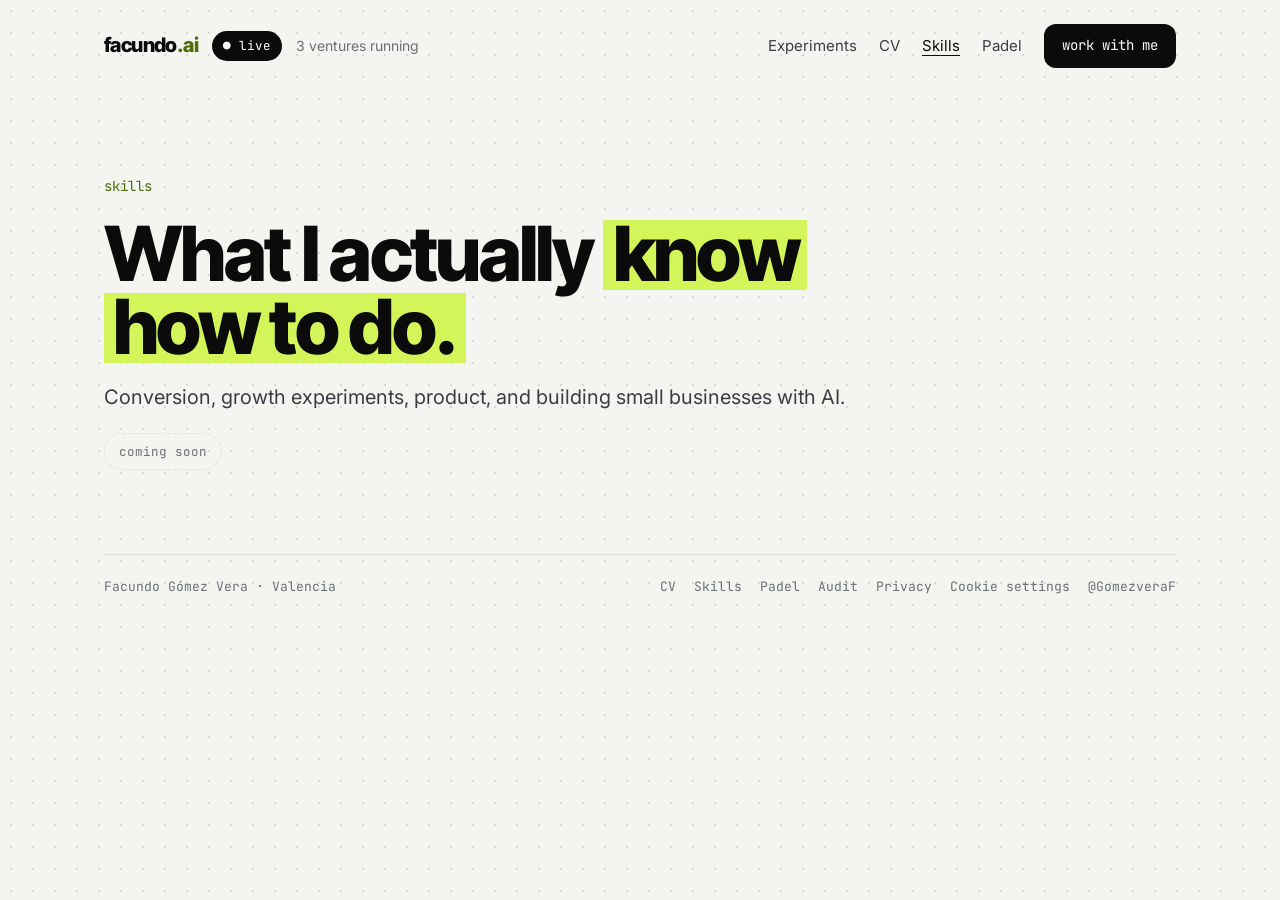
<file: skills/index.html>
<!doctype html>
<html lang="en">
<head>
<meta charset="utf-8">
<meta name="viewport" content="width=device-width, initial-scale=1">
<title>Skills · facundo.ai</title>
<meta name="description" content="Conversion, growth experiments, product, and building small businesses with AI.">
<link rel="icon" href="/assets/favicon.svg" type="image/svg+xml">
<link rel="preconnect" href="https://fonts.googleapis.com">
<link rel="preconnect" href="https://fonts.gstatic.com" crossorigin>
<link rel="stylesheet" href="https://fonts.googleapis.com/css2?family=Inter+Tight:wght@700;800&family=Inter:wght@400;500;600&family=JetBrains+Mono:wght@400;500&display=swap">
<link rel="stylesheet" href="/assets/style.css">
<script src="/assets/analytics.js" defer></script>
</head>
<body>
<div class="wrap">

<!-- HEADER (shared: copy changes to every page) -->
<header class="site-header">
  <span class="brand">
    <a class="logo" href="/">facundo<span>.ai</span></a>
    <span class="live-badge mono">● Live</span>
    <span class="brand-note">3 ventures running</span>
  </span>
  <nav class="site-nav" aria-label="Main">
    <a class="nav-link" href="/#experiments">Experiments</a>
    <a class="nav-link" href="/cv/">CV</a>
    <a class="nav-link" href="/skills/" aria-current="page">Skills</a>
    <a class="nav-link" href="/padel/">Padel</a>
    <a class="pill pill--dark pill--sm" href="/audit/">Work with me</a>
  </nav>
</header>

<main class="stub">
  <span class="eyebrow">Skills</span>
  <h1>What I actually <em>know how to do.</em></h1>
  <p class="lead">Conversion, growth experiments, product, and building small businesses with AI.</p>

  <span class="coming mono">Coming soon</span>
</main>

<!-- FOOTER (shared: copy changes to every page) -->
<footer class="site-footer">
  <span>Facundo Gómez Vera · Valencia</span>
  <nav class="footer-links" aria-label="Footer">
    <a href="/cv/">CV</a>
    <a href="/skills/" aria-current="page">Skills</a>
    <a href="/padel/">Padel</a>
    <a href="/audit/">Audit</a>
    <a href="/privacy/">Privacy</a>
    <a href="/privacy/" onclick="return window.faiCookieSettings ? faiCookieSettings() : true;">Cookie settings</a>
    <a href="https://x.com/GomezveraF" target="_blank" rel="noopener">@GomezveraF</a>
  </nav>
</footer>

</div>
</body>
</html>
</file>
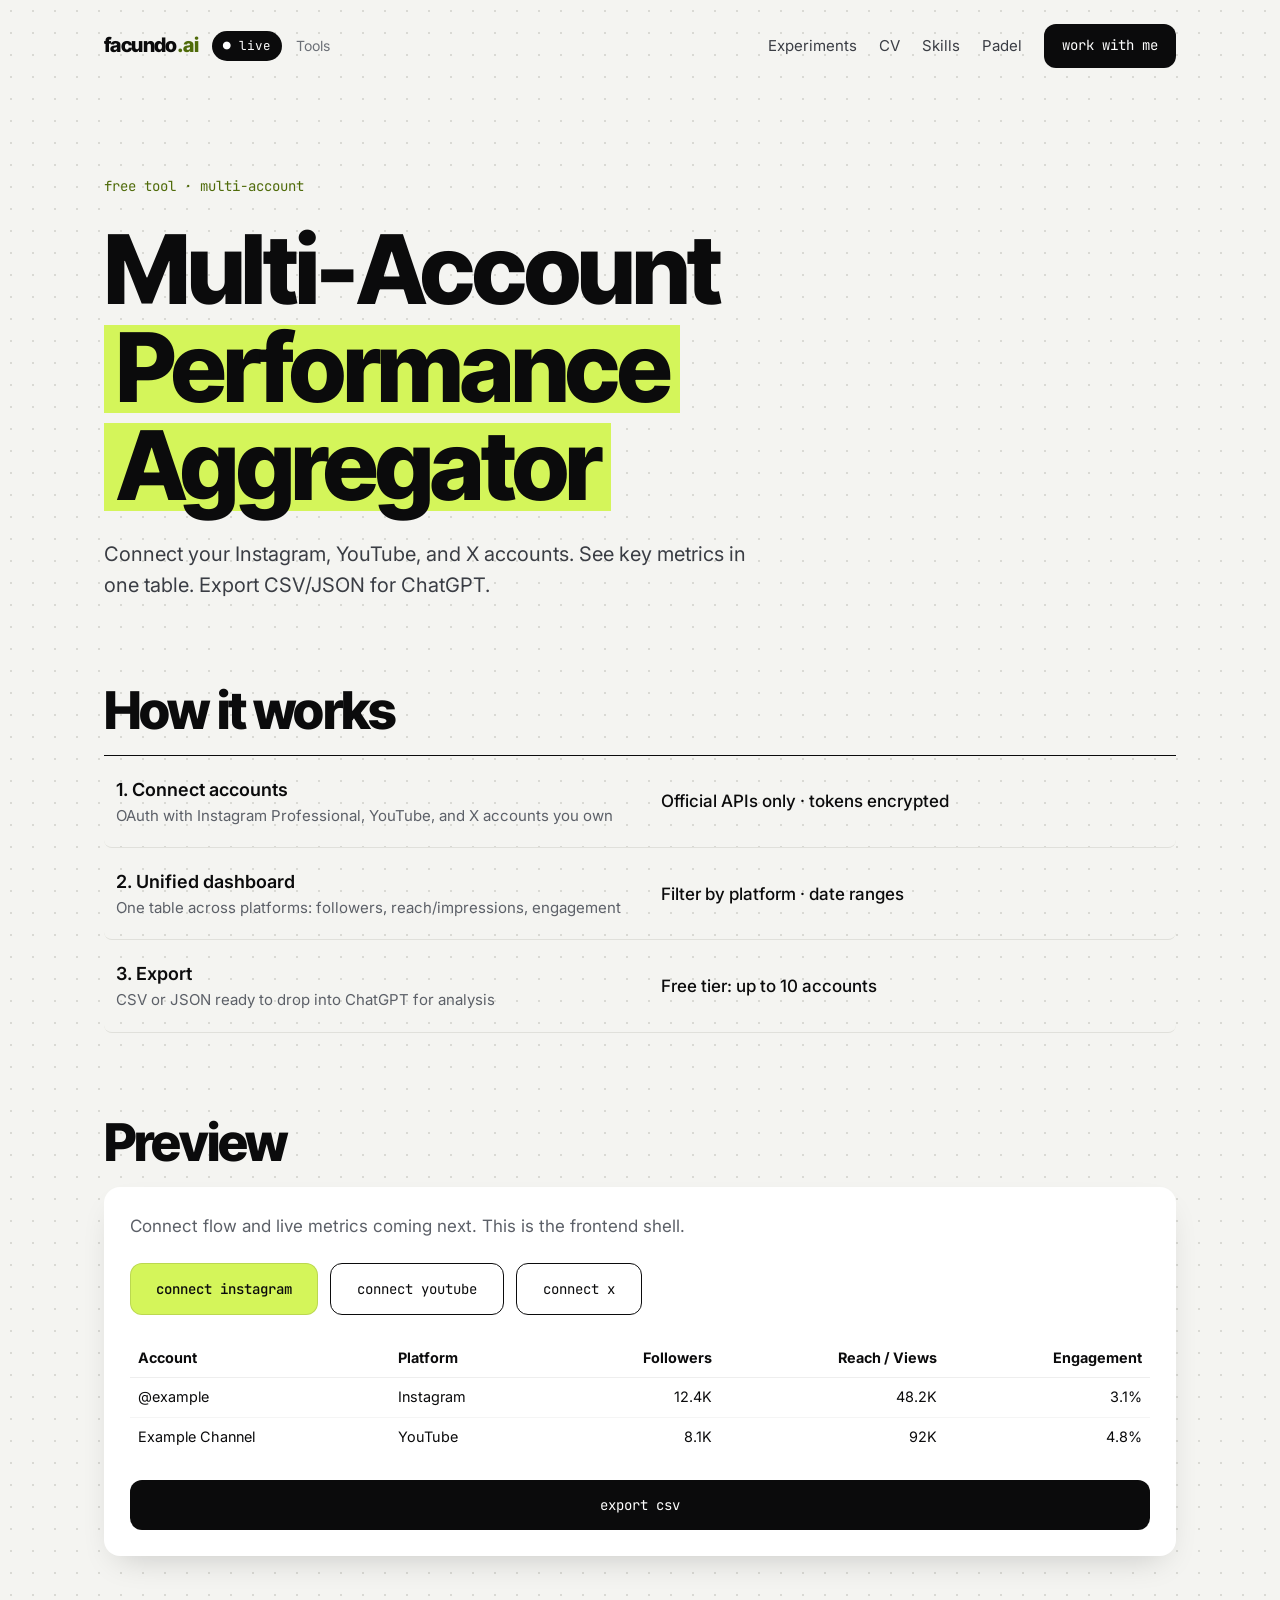
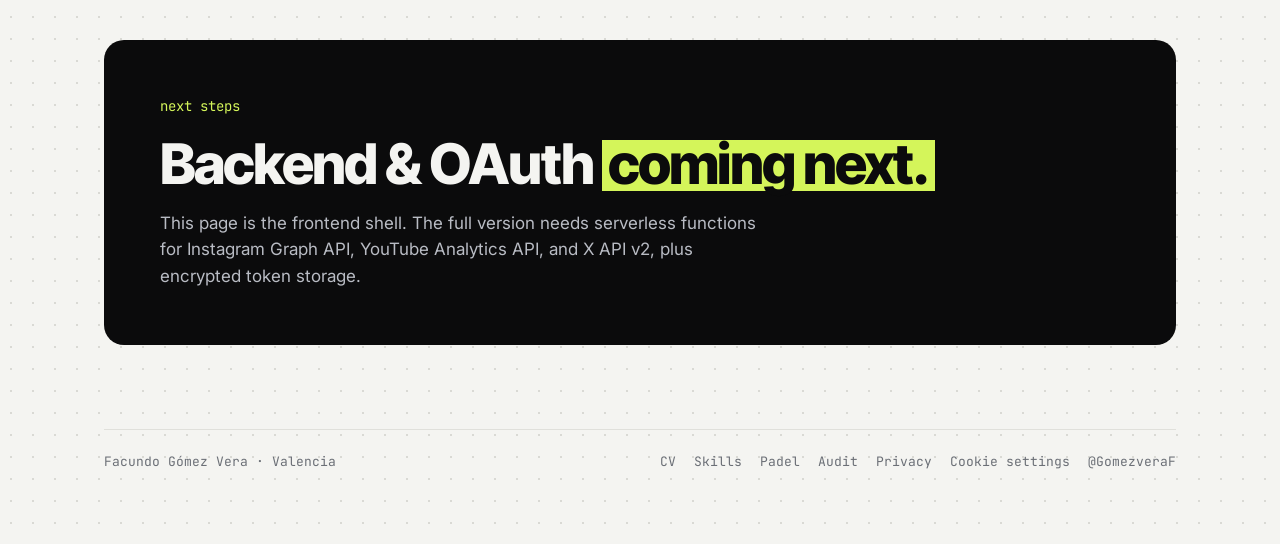
<file: tools/multi-account-analysis/index.html>
<!doctype html>
<html lang="en">
<head>
<meta charset="utf-8">
<meta name="viewport" content="width=device-width, initial-scale=1">
<title>Multi-Account Analysis · facundo.ai</title>
<meta name="description" content="Aggregate performance across your Instagram, YouTube, and X accounts in one place. Export for ChatGPT.">
<link rel="icon" href="/assets/favicon.svg" type="image/svg+xml">
<link rel="preconnect" href="https://fonts.googleapis.com">
<link rel="preconnect" href="https://fonts.gstatic.com" crossorigin>
<link rel="stylesheet" href="https://fonts.googleapis.com/css2?family=Inter+Tight:wght@700;800&family=Inter:wght@400;500;600&family=JetBrains+Mono:wght@400;500&display=swap">
<link rel="stylesheet" href="/assets/style.css">
<script src="/assets/analytics.js" defer></script>
</head>
<body>
<div class="wrap">

<!-- HEADER (shared: copy changes to every page) -->
<header class="site-header">
  <span class="brand">
    <a class="logo" href="/">facundo<span>.ai</span></a>
    <span class="live-badge mono">● Live</span>
    <span class="brand-note">Tools</span>
  </span>
  <nav class="site-nav" aria-label="Main">
    <a class="nav-link" href="/#experiments">Experiments</a>
    <a class="nav-link" href="/cv/">CV</a>
    <a class="nav-link" href="/skills/">Skills</a>
    <a class="nav-link" href="/padel/">Padel</a>
    <a class="pill pill--dark pill--sm" href="/audit/">Work with me</a>
  </nav>
</header>

<main class="sections">

<section class="hero">
  <span class="eyebrow">Free tool · Multi-account</span>
  <h1>Multi-Account <em>Performance Aggregator</em></h1>
  <p class="lead">Connect your Instagram, YouTube, and X accounts. See key metrics in one table. Export CSV/JSON for ChatGPT.</p>
</section>

<section class="stack">
  <h2 class="h2">How it works</h2>
  <div class="exp-list">
    <div class="exp">
      <span class="exp-name"><b>1. Connect accounts</b><span class="exp-desc">OAuth with Instagram Professional, YouTube, and X accounts you own</span></span>
      <span class="exp-metric">Official APIs only · tokens encrypted</span>
    </div>
    <div class="exp">
      <span class="exp-name"><b>2. Unified dashboard</b><span class="exp-desc">One table across platforms: followers, reach/impressions, engagement</span></span>
      <span class="exp-metric">Filter by platform · date ranges</span>
    </div>
    <div class="exp">
      <span class="exp-name"><b>3. Export</b><span class="exp-desc">CSV or JSON ready to drop into ChatGPT for analysis</span></span>
      <span class="exp-metric">Free tier: up to 10 accounts</span>
    </div>
  </div>
</section>

<section class="stack">
  <h2 class="h2">Preview</h2>
  <div class="tool-card" style="flex-direction: column; align-items: stretch; gap: 1.5rem;">
    <p>Connect flow and live metrics coming next. This is the frontend shell.</p>
    <div style="display: flex; gap: 0.75rem; flex-wrap: wrap;">
      <button class="pill pill--accent" disabled>Connect Instagram</button>
      <button class="pill pill--outline" disabled>Connect YouTube</button>
      <button class="pill pill--outline" disabled>Connect X</button>
    </div>
    <table style="width: 100%; border-collapse: collapse; font-size: 0.9rem;">
      <thead>
        <tr style="border-bottom: 1px solid #eee;">
          <th style="text-align: left; padding: 0.5rem;">Account</th>
          <th style="text-align: left; padding: 0.5rem;">Platform</th>
          <th style="text-align: right; padding: 0.5rem;">Followers</th>
          <th style="text-align: right; padding: 0.5rem;">Reach / Views</th>
          <th style="text-align: right; padding: 0.5rem;">Engagement</th>
        </tr>
      </thead>
      <tbody>
        <tr style="border-bottom: 1px solid #f5f5f5;">
          <td style="padding: 0.5rem;">@example</td>
          <td style="padding: 0.5rem;">Instagram</td>
          <td style="padding: 0.5rem; text-align: right;">12.4K</td>
          <td style="padding: 0.5rem; text-align: right;">48.2K</td>
          <td style="padding: 0.5rem; text-align: right;">3.1%</td>
        </tr>
        <tr>
          <td style="padding: 0.5rem;">Example Channel</td>
          <td style="padding: 0.5rem;">YouTube</td>
          <td style="padding: 0.5rem; text-align: right;">8.1K</td>
          <td style="padding: 0.5rem; text-align: right;">92K</td>
          <td style="padding: 0.5rem; text-align: right;">4.8%</td>
        </tr>
      </tbody>
    </table>
    <button class="pill pill--dark" disabled>Export CSV</button>
  </div>
</section>

<section class="cta">
  <div class="cta-copy">
    <span class="eyebrow">Next steps</span>
    <h2>Backend & OAuth <em>coming next.</em></h2>
    <p>This page is the frontend shell. The full version needs serverless functions for Instagram Graph API, YouTube Analytics API, and X API v2, plus encrypted token storage.</p>
  </div>
</section>

</main>

<!-- FOOTER (shared: copy changes to every page) -->
<footer class="site-footer">
  <span>Facundo Gómez Vera · Valencia</span>
  <nav class="footer-links" aria-label="Footer">
    <a href="/cv/">CV</a>
    <a href="/skills/">Skills</a>
    <a href="/padel/">Padel</a>
    <a href="/audit/">Audit</a>
    <a href="/privacy/">Privacy</a>
    <a href="/privacy/" onclick="return window.faiCookieSettings ? faiCookieSettings() : true;">Cookie settings</a>
    <a href="https://x.com/GomezveraF" target="_blank" rel="noopener">@GomezveraF</a>
  </nav>
</footer>

</div>
</body>
</html>
</file>
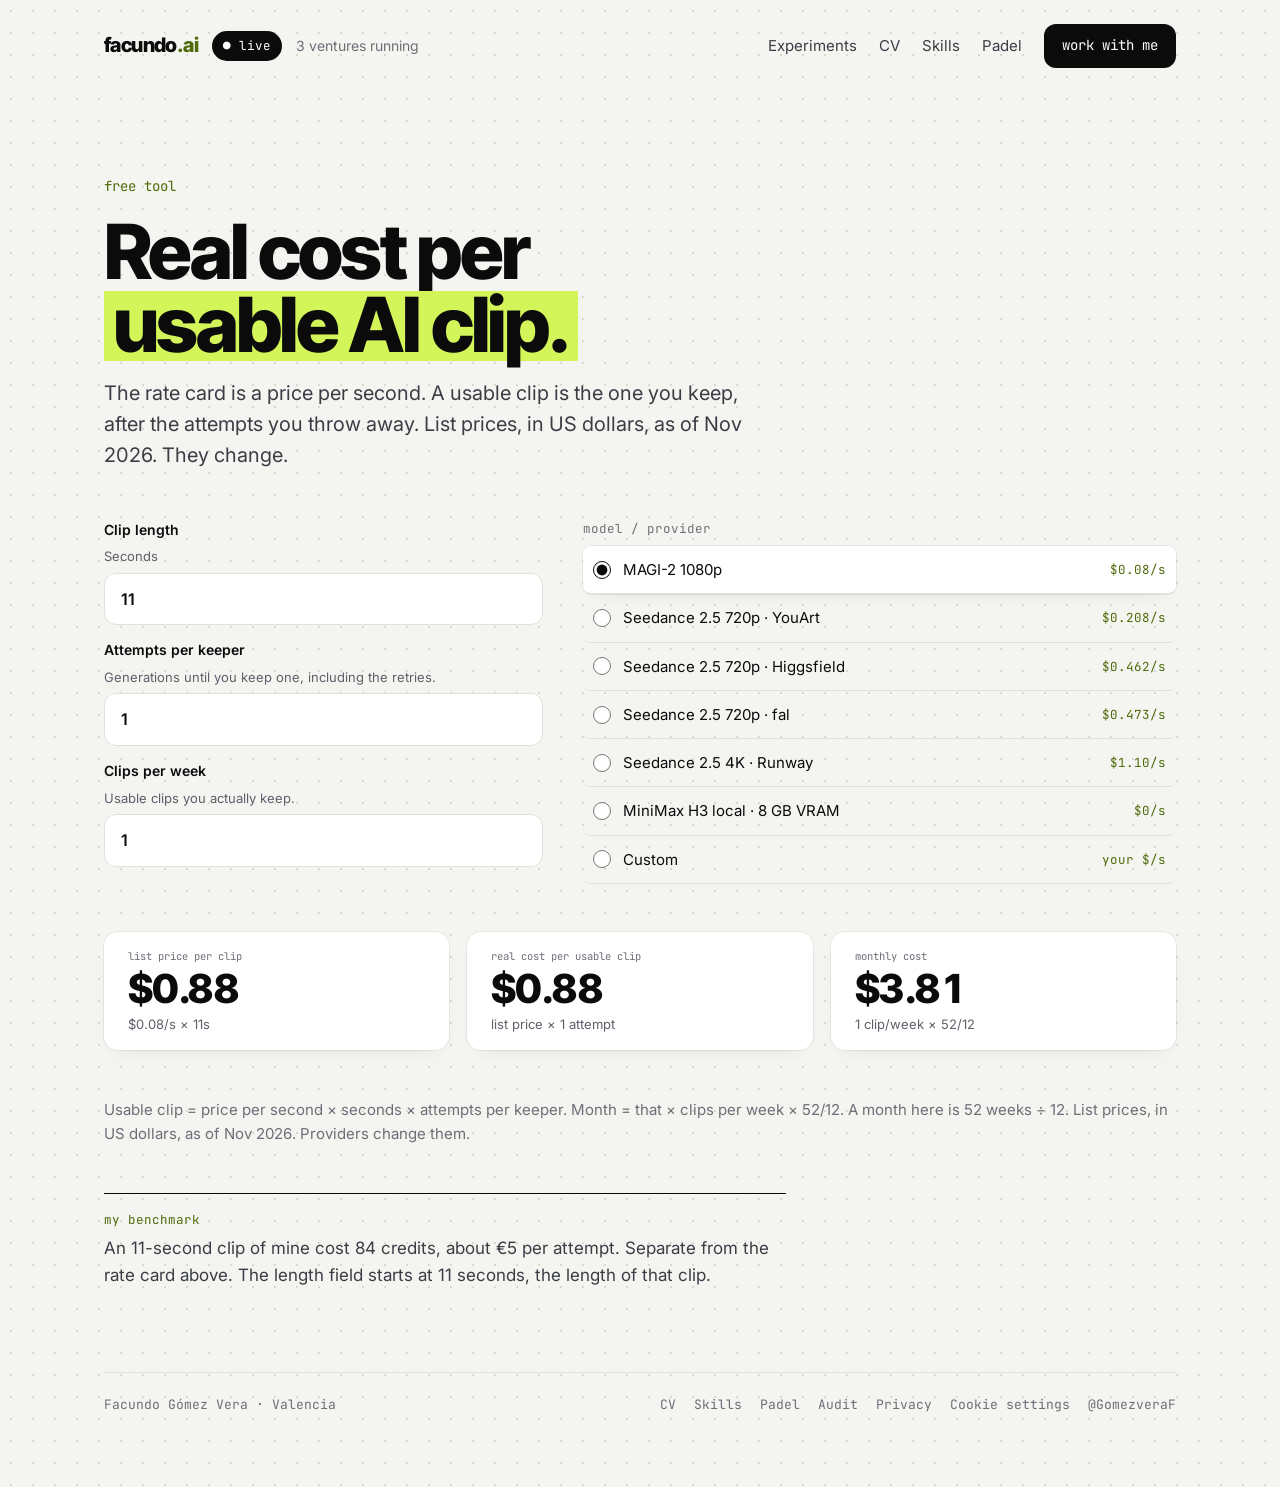
<file: tools/video-cost/index.html>
<!doctype html>
<html lang="en">
<head>
<meta charset="utf-8">
<meta name="viewport" content="width=device-width, initial-scale=1">
<title>Real cost per usable AI clip · facundo.ai</title>
<meta name="description" content="What a usable AI clip actually costs: list price per second, times length, times the attempts you throw away. List prices as of Nov 2026.">
<link rel="icon" href="/assets/favicon.svg" type="image/svg+xml">
<link rel="preconnect" href="https://fonts.googleapis.com">
<link rel="preconnect" href="https://fonts.gstatic.com" crossorigin>
<link rel="stylesheet" href="https://fonts.googleapis.com/css2?family=Inter+Tight:wght@700;800&family=Inter:wght@400;500;600&family=JetBrains+Mono:wght@400;500&display=swap">
<link rel="stylesheet" href="/assets/style.css">
<script src="/assets/analytics.js" defer></script>
</head>
<body>
<div class="wrap">

<!-- HEADER (shared: copy changes to every page) -->
<header class="site-header">
  <span class="brand">
    <a class="logo" href="/">facundo<span>.ai</span></a>
    <span class="live-badge mono">● Live</span>
    <span class="brand-note">3 ventures running</span>
  </span>
  <nav class="site-nav" aria-label="Main">
    <a class="nav-link" href="/#experiments">Experiments</a>
    <a class="nav-link" href="/cv/">CV</a>
    <a class="nav-link" href="/skills/">Skills</a>
    <a class="nav-link" href="/padel/">Padel</a>
    <a class="pill pill--dark pill--sm" href="/audit/">Work with me</a>
  </nav>
</header>

<main class="page">
  <div class="page-intro">
    <span class="eyebrow">Free tool</span>
    <h1>Real cost per <em>usable AI clip.</em></h1>
    <p class="lead">The rate card is a price per second. A usable clip is the one you keep, after the attempts you throw away. List prices, in US dollars, as of Nov 2026. They change.</p>
  </div>

  <form class="calc" id="video-cost" action="#video-cost">
    <div class="calc-layout">
      <div class="calc-fields">
        <label for="clip-seconds">Clip length
          <span class="hint">Seconds</span>
          <input id="clip-seconds" name="seconds" type="number" min="0.1" step="0.1" value="11" inputmode="decimal">
        </label>
        <label for="clip-attempts">Attempts per keeper
          <span class="hint">Generations until you keep one, including the retries.</span>
          <input id="clip-attempts" name="attempts" type="number" min="1" step="1" value="1" inputmode="numeric">
        </label>
        <label for="clip-weekly">Clips per week
          <span class="hint">Usable clips you actually keep.</span>
          <input id="clip-weekly" name="weekly" type="number" min="0" step="1" value="1" inputmode="decimal">
        </label>
        <label for="clip-custom" id="custom-price-label" hidden>Custom price
          <span class="hint">US dollars per second</span>
          <input id="clip-custom" name="custom" type="number" min="0" step="0.001" inputmode="decimal" placeholder="0.00">
        </label>
      </div>

      <fieldset class="presets">
        <legend>Model / provider</legend>
        <label>
          <input type="radio" name="preset" value="magi-1080" data-rate="0.08" checked>
          <span class="preset-name">MAGI-2 1080p</span>
          <span class="preset-rate">$0.08/s</span>
        </label>
        <label>
          <input type="radio" name="preset" value="seedance-youart" data-rate="0.208">
          <span class="preset-name">Seedance 2.5 720p · YouArt</span>
          <span class="preset-rate">$0.208/s</span>
        </label>
        <label>
          <input type="radio" name="preset" value="seedance-higgsfield" data-rate="0.462">
          <span class="preset-name">Seedance 2.5 720p · Higgsfield</span>
          <span class="preset-rate">$0.462/s</span>
        </label>
        <label>
          <input type="radio" name="preset" value="seedance-fal" data-rate="0.473">
          <span class="preset-name">Seedance 2.5 720p · fal</span>
          <span class="preset-rate">$0.473/s</span>
        </label>
        <label>
          <input type="radio" name="preset" value="seedance-runway-4k" data-rate="1.10">
          <span class="preset-name">Seedance 2.5 4K · Runway</span>
          <span class="preset-rate">$1.10/s</span>
        </label>
        <label>
          <input type="radio" name="preset" value="minimax-h3" data-rate="0">
          <span class="preset-name">MiniMax H3 local · 8 GB VRAM</span>
          <span class="preset-rate">$0/s</span>
        </label>
        <label>
          <input type="radio" name="preset" value="custom" data-custom="true">
          <span class="preset-name">Custom</span>
          <span class="preset-rate">your $/s</span>
        </label>
      </fieldset>
    </div>
  </form>

  <div class="results" aria-live="polite">
    <div class="result">
      <span class="mono">List price per clip</span>
      <b class="result-num" id="out-list">—</b>
      <span class="note" id="note-list">price per second × seconds</span>
    </div>
    <div class="result">
      <span class="mono">Real cost per usable clip</span>
      <b class="result-num" id="out-real">—</b>
      <span class="note" id="note-real">list price × attempts</span>
    </div>
    <div class="result">
      <span class="mono">Monthly cost</span>
      <b class="result-num" id="out-month">—</b>
      <span class="note" id="note-month">usable clip × clips/week × 52/12</span>
    </div>
  </div>

  <p class="fine">Usable clip = price per second × seconds × attempts per keeper. Month = that × clips per week × 52/12. A month here is 52 weeks ÷ 12. List prices, in US dollars, as of Nov 2026. Providers change them.</p>

  <aside class="bench">
    <span class="mono">My benchmark</span>
    <p>An 11-second clip of mine cost 84 credits, about €5 per attempt. Separate from the rate card above. The length field starts at 11 seconds, the length of that clip.</p>
  </aside>

  <noscript>
    <p class="fine">The totals need JavaScript. The list prices on the rate card still stand.</p>
  </noscript>
</main>

<!-- FOOTER (shared: copy changes to every page) -->
<footer class="site-footer">
  <span>Facundo Gómez Vera · Valencia</span>
  <nav class="footer-links" aria-label="Footer">
    <a href="/cv/">CV</a>
    <a href="/skills/">Skills</a>
    <a href="/padel/">Padel</a>
    <a href="/audit/">Audit</a>
    <a href="/privacy/">Privacy</a>
    <a href="/privacy/" onclick="return window.faiCookieSettings ? faiCookieSettings() : true;">Cookie settings</a>
    <a href="https://x.com/GomezveraF" target="_blank" rel="noopener">@GomezveraF</a>
  </nav>
</footer>

</div>
<script src="/assets/video-cost.js"></script>
</body>
</html>
</file>
<file: assets/style.css>
/* =========================================================
   facundo.ai — one stylesheet
   Restyle the whole site by editing the variables below.
   ========================================================= */
:root {
  /* Colors */
  --c-bg:          #F4F4F1;  /* page background */
  --c-dot:         #D9D9D4;  /* dotted grid on the background */
  --c-surface:     #FFFFFF;  /* cards, inputs */
  --c-media:       #E6E6E2;  /* video placeholder */
  --c-ink:         #0B0B0C;  /* main text, dark blocks */
  --c-ink-2:       #3A3D44;  /* body copy */
  --c-muted:       #5C6068;  /* secondary text */
  --c-muted-2:     #6B6F76;  /* labels, footer */
  --c-line:        #E0E0DB;  /* hairlines, borders */
  --c-accent:      #D4F55A;  /* lime: primary buttons, highlighter */
  --c-accent-ink:  #4F6B0A;  /* olive: accent text on light bg */
  --c-highlight:   #D4F55A;  /* marker behind highlighted headline words */
  --c-on-dark:     #F4F4F1;  /* text on dark blocks */
  --c-on-dark-2:   #B9BCC4;  /* secondary text on dark blocks */
  --c-running:     #1E8A5A;
  --c-testing:     #A86D0F;
  --c-paused:      #A86D0F;  /* paused / standby */
  --c-closed:      #6B6F76;

  /* Fonts */
  --f-display: 'Inter Tight', 'Inter', system-ui, sans-serif;  /* headlines */
  --f-sans:  'Inter', system-ui, -apple-system, sans-serif;
  --f-mono:  'JetBrains Mono', ui-monospace, monospace;

  /* Radii */
  --r-sm:   8px;   /* list rows */
  --r-md:   10px;  /* video frame */
  --r-lg:   14px;  /* stat cards */
  --r-xl:   16px;  /* clip cards, tool card */
  --r-2xl:  20px;  /* dark CTA block */
  --r-btn:  12px;  /* buttons, inputs */
  --r-pill: 999px; /* badges */

  /* Shadows */
  --sh-card: 0 0 0 1px rgba(11,11,12,.06), 0 12px 28px -14px rgba(11,11,12,.16);
  --sh-stat: 0 0 0 1px rgba(11,11,12,.06), 0 8px 20px -14px rgba(11,11,12,.16);

  /* Layout */
  --max-w: 1120px;
  --gutter: 24px;
  --section-gap: 84px;
}

@media (max-width: 720px) {
  :root { --gutter: 20px; --section-gap: 48px; }
}

/* ---------- Base ---------- */
*, *::before, *::after { box-sizing: border-box; }
html { -webkit-text-size-adjust: 100%; }
body {
  margin: 0;
  background-color: var(--c-bg);
  background-image: radial-gradient(var(--c-dot) 1px, transparent 1.2px);
  background-size: 22px 22px;
  color: var(--c-ink);
  font-family: var(--f-sans);
  font-size: 17px;
  line-height: 1.55;
}
a { color: inherit; text-decoration: none; }
img, video { max-width: 100%; display: block; }
h1, h2, p { margin: 0; }
h1, h2 { font-family: var(--f-display); font-weight: 800; letter-spacing: -.035em; }
/* highlighter on key words */
h1 em, h2 em {
  font-style: normal;
  background: linear-gradient(transparent 14%, var(--c-highlight) 14%, var(--c-highlight) 90%, transparent 90%);
  color: var(--c-ink);
  padding: 0 .12em;
  border-radius: 6px;
  -webkit-box-decoration-break: clone; box-decoration-break: clone;
}
.sr-only {
  position: absolute; width: 1px; height: 1px; overflow: hidden;
  clip: rect(0 0 0 0); white-space: nowrap;
}
:focus-visible { outline: 2px solid var(--c-accent-ink); outline-offset: 3px; }

.wrap {
  max-width: var(--max-w);
  margin: 0 auto;
  padding: var(--gutter) var(--gutter) 72px;
  display: flex;
  flex-direction: column;
  gap: var(--section-gap);
}

.mono {
  text-transform: lowercase;
  font-family: var(--f-mono);
  font-size: 12.5px;
  letter-spacing: 0;
}
.eyebrow {
  text-transform: lowercase;
  font-family: var(--f-mono);
  font-size: 14px;
  letter-spacing: 0;
  color: var(--c-accent-ink);
}
.h2 { font-size: 52px; line-height: 1; }
@media (max-width: 720px) { .h2 { font-size: 38px; } }

/* ---------- Buttons ---------- */
.pill {
  display: inline-block;
  text-transform: lowercase;
  font-family: var(--f-mono);
  font-size: 14px;
  letter-spacing: 0;
  border-radius: var(--r-btn);
  padding: 16px 26px;
  text-align: center;
  cursor: pointer;
  border: 0;
  transition: transform .15s ease, opacity .15s ease;
}
.pill:hover { transform: translateY(-1px); }
.pill--dark    { background: var(--c-ink); color: #fff; }
.pill--accent  { background: var(--c-accent); color: var(--c-ink); font-weight: 500; box-shadow: inset 0 0 0 1px rgba(11,11,12,.12); }
.pill--outline { background: transparent; border: 1px solid var(--c-ink); color: var(--c-ink); }
.pill--sm      { padding: 11px 18px; }

/* ---------- Header ---------- */
.site-header {
  display: flex;
  justify-content: space-between;
  align-items: center;
  gap: 16px;
  flex-wrap: wrap;
}
.brand { display: flex; align-items: center; gap: 14px; }
.logo { font-family: var(--f-display); font-weight: 800; letter-spacing: -.03em; font-size: 20px; }
.logo span { color: var(--c-accent-ink); }
.live-badge {
  background: var(--c-ink); color: #fff;
  border-radius: var(--r-pill);
  padding: 5px 11px;
}
.brand-note { font-size: 14px; color: var(--c-muted-2); }
.site-nav {
  display: flex; gap: 22px; align-items: center; flex-wrap: wrap;
  font-size: 15px; color: var(--c-ink-2);
}
.site-nav a:not(.pill):hover,
.site-nav a:not(.pill)[aria-current="page"] { color: var(--c-ink); text-decoration: underline; text-underline-offset: 4px; }

@media (max-width: 720px) {
  .live-badge, .brand-note, .site-nav .nav-link { display: none; }
  .logo { font-size: 17px; }
  .site-nav .pill { font-size: 11px; padding: 12px 16px; }
}

/* ---------- Hero ---------- */
.hero {
  display: flex; flex-direction: column; align-items: flex-start;
  text-align: left; gap: 24px; padding-top: 24px;
}
.hero h1 {
  font-size: 96px; line-height: 1.02; max-width: 13ch;
}
.hero .lead { font-size: 20px; color: var(--c-ink-2); max-width: 52ch; }
.hero-ctas { display: flex; gap: 12px; flex-wrap: wrap; }

.newsletter { display: flex; width: 100%; max-width: 440px; margin-top: 2px; }
.newsletter input {
  flex: 1 1 200px; min-width: 0;
  background: var(--c-surface);
  border: 1px solid var(--c-line); border-right: 0;
  border-radius: var(--r-btn) 0 0 var(--r-btn);
  color: var(--c-ink); font: inherit; font-size: 15px;
  padding: 13px 20px;
}
.newsletter .pill { border-radius: 0 var(--r-btn) var(--r-btn) 0; padding: 13px 22px; }

@media (max-width: 720px) {
  .hero { align-items: stretch; text-align: left; gap: 18px; }
  .hero h1 { font-size: 52px; }
  .hero .lead { font-size: 17px; }
  .hero .eyebrow { font-size: 13px; }
  .hero-ctas { flex-direction: column; }
  .newsletter { flex-direction: column; gap: 10px; max-width: none; }
  .newsletter input { flex: none; border-right: 1px solid var(--c-line); border-radius: var(--r-btn); font-size: 16px; padding: 15px 20px; }
  .newsletter .pill { border-radius: var(--r-btn); padding: 16px 20px; }
}

/* ---------- Clip cards ---------- */
@keyframes bob { 0%,100% { transform: translateY(0); } 50% { transform: translateY(-7px); } }
.clips {
  display: grid; grid-template-columns: repeat(4, minmax(0,1fr));
  gap: 22px; width: 100%;
  margin: -20px 0 0; align-items: start;
}
.card {
  background: var(--c-surface);
  border-radius: var(--r-xl);
  box-shadow: var(--sh-card);
  padding: 8px;
  animation: bob 6s ease-in-out infinite;
}
.card:nth-child(2) { animation-delay: -1.5s; }
.card:nth-child(3) { animation-delay: -3s; }
.card:nth-child(4) { animation-delay: -4.5s; }
.shot {
  position: relative; aspect-ratio: 4/5;
  border-radius: var(--r-md); overflow: hidden; background: var(--c-media);
}
.shot video, .shot img { position: absolute; inset: 0; width: 100%; height: 100%; object-fit: cover; }
.shot img { object-position: center top; }
.shot .play {
  position: absolute; left: 10px; bottom: 10px;
  width: 34px; height: 34px; border-radius: var(--r-pill);
  display: grid; place-items: center;
  background: rgba(11,11,12,.75); color: #fff; font-size: 13px;
}
a.card:hover .play { background: var(--c-ink); }
.card-meta { padding: 10px 6px 6px; display: flex; flex-direction: column; gap: 2px; }
.card-meta b { font-size: 14px; font-weight: 600; }
.card-meta span { font-family: var(--f-mono); font-size: 11px; letter-spacing: .04em; color: var(--c-accent-ink); }

@media (max-width: 720px) {
  .clips {
    display: flex; gap: 14px; overflow-x: auto; scroll-snap-type: x mandatory;
    margin: 0 calc(var(--gutter) * -1); width: auto; max-width: none;
    padding: 6px var(--gutter) 24px;
    scrollbar-width: none;
  }
  .clips::-webkit-scrollbar { display: none; }
  .clips .card { flex: 0 0 168px; scroll-snap-align: start; }
}

/* ---------- Stats (animated counters) ---------- */
@property --n { syntax: '<integer>'; inherits: false; initial-value: 0; }
@keyframes c1 { to { --n: 575; } }
@keyframes c2 { to { --n: 452; } }
@keyframes c3 { to { --n: 54; } }
.stats {
  display: grid; grid-template-columns: repeat(3, minmax(0,1fr));
  gap: 18px; width: 100%; margin: -36px 0 0;
}
.stat {
  background: var(--c-surface); border-radius: var(--r-lg); box-shadow: var(--sh-stat);
  padding: 16px 24px; display: flex; flex-direction: column; gap: 4px; min-width: 0;
}
.stat .mono { font-size: 10.5px; color: var(--c-muted-2); }
.stat .note { font-size: 13px; color: var(--c-muted); }
.cnt {
  font-family: var(--f-display); font-weight: 800; letter-spacing: -.03em; font-size: 40px; line-height: 1;
  counter-reset: n var(--n); font-variant-numeric: tabular-nums;
}
.cnt::after { content: counter(n); }
.cnt.eur::before { content: '€'; }
.cnt.k2::after { content: counter(n) '.7K'; }  /* 452.7K */
.cnt.k1 { animation: c1 1.8s cubic-bezier(.2,.7,.2,1) .2s both; }
.cnt.k2 { animation: c2 2.2s cubic-bezier(.2,.7,.2,1) .2s both; }
.cnt.k3 { animation: c3 1.4s cubic-bezier(.2,.7,.2,1) .2s both; }

@media (max-width: 720px) {
  .stats { gap: 10px; margin-top: -18px; }
  .stat { padding: 14px 16px; }
  .cnt { font-size: 28px; }
}

/* ---------- Experiments list ---------- */
.stack { display: flex; flex-direction: column; gap: 18px; }
.exp-list { border-top: 1px solid var(--c-ink); }
.exp {
  display: grid;
  grid-template-columns: minmax(0,1.4fr) minmax(0,1fr) 110px;
  grid-template-areas: "name metric status";
  gap: 16px; align-items: center;
  padding: 20px 12px;
  border-bottom: 1px solid var(--c-line);
  border-radius: var(--r-sm);
}
a.exp:hover { background: var(--c-surface); }
.exp-name   { grid-area: name; }
.exp-name b { font-weight: 600; font-size: 18px; }
.exp-desc   { display: block; color: var(--c-muted); font-size: 15px; }
.exp-metric { grid-area: metric; font-weight: 500; }
.status     { grid-area: status; justify-self: end; }
.status--running { color: var(--c-running); }
.status--testing { color: var(--c-testing); }
.status--paused  { color: var(--c-paused); }
.status--closed  { color: var(--c-closed); }
.exp--closed { opacity: .55; }
.exp--closed b { text-decoration: line-through; }

@media (max-width: 720px) {
  .stack { gap: 12px; }
  .exp {
    grid-template-columns: minmax(0,1fr) auto;
    grid-template-areas: "name status" "metric metric";
    gap: 3px 10px; padding: 16px 0; border-radius: 0;
  }
  .exp-name b { font-size: 16px; }
  .exp-desc { display: none; }
  .exp-metric { font-size: 15px; }
  .status { font-size: 10px; }
}

/* ---------- Tool card ---------- */
.tool-card {
  background: var(--c-surface); border-radius: var(--r-xl);
  box-shadow: 0 14px 34px -14px rgba(11,11,12,.2);
  padding: 26px;
  display: flex; justify-content: space-between; gap: 16px; align-items: center; flex-wrap: wrap;
}
.tool-card b { display: block; font-size: 22px; font-weight: 600; }
.tool-card .mono { color: var(--c-accent-ink); }
.tool-card p { color: var(--c-muted); }
.tool-card .go { font-weight: 600; color: var(--c-accent-ink); }
.tool-card--media { justify-content: flex-start; align-items: center; gap: 24px; flex-wrap: nowrap; }
.tool-card--media img {
  width: 140px; aspect-ratio: 4/5; object-fit: cover; object-position: top;
  border-radius: var(--r-md); flex: none;
}
.tool-card--media .go { display: inline-block; margin-top: 8px; }
.fine { color: var(--c-muted-2); font-size: 15px; }

@media (max-width: 720px) {
  .tool-card { padding: 20px; flex-direction: column; align-items: flex-start; gap: 6px; }
  .tool-card b { font-size: 19px; }
  .tool-card--media { flex-direction: row; align-items: center; gap: 16px; }
  .tool-card--media img { width: 96px; }
  .fine { font-size: 14px; }
}

/* ---------- Dark CTA block ---------- */
.cta {
  background: var(--c-ink); color: var(--c-on-dark);
  border-radius: var(--r-2xl);
  padding: 56px;
  display: grid; grid-template-columns: minmax(0,2fr) auto;
  gap: 32px; align-items: center;
}
.cta-copy { display: flex; flex-direction: column; gap: 16px; }
.cta .eyebrow { color: var(--c-accent); }
.cta h2 { font-size: 56px; line-height: 1.08; }
.cta h2 em { color: var(--c-ink); }
.cta p { color: var(--c-on-dark-2); max-width: 56ch; }

@media (max-width: 720px) {
  .cta { grid-template-columns: 1fr; padding: 28px 22px; gap: 14px; border-radius: 22px; }
  .cta-copy { gap: 14px; }
  .cta h2 { font-size: 38px; line-height: 1.1; }
  .cta .eyebrow { font-size: 11px; }
}

/* ---------- About ---------- */
.about { display: grid; grid-template-columns: repeat(2, minmax(0,1fr)); gap: 48px; align-items: start; }
.about-copy { display: flex; flex-direction: column; gap: 14px; }
.about-copy p { color: var(--c-ink-2); }
.timeline { list-style: none; margin: 0; padding: 0; border-top: 1px solid var(--c-ink); }
.timeline li {
  display: grid; grid-template-columns: 110px minmax(0,1fr); gap: 16px;
  padding: 14px 0; border-bottom: 1px solid var(--c-line);
}
.timeline .mono { color: var(--c-accent-ink); padding-top: 4px; }

@media (max-width: 720px) {
  .about { grid-template-columns: 1fr; gap: 20px; }
  .timeline li { grid-template-columns: 80px minmax(0,1fr); font-size: 15px; }
}

/* ---------- Stub pages ---------- */
.stub { display: flex; flex-direction: column; gap: 20px; max-width: 760px; padding-top: 24px; }
.stub h1 { font-size: 76px; line-height: .95; }
.stub .lead { font-size: 20px; color: var(--c-ink-2); }
.stub .coming {
  align-self: flex-start;
  border: 1px dashed var(--c-line); border-radius: var(--r-pill);
  padding: 8px 14px; color: var(--c-muted-2);
}
.stub-clips { display: grid; grid-template-columns: repeat(2, minmax(0, 240px)); gap: 22px; }

@media (max-width: 720px) {
  .stub h1 { font-size: 46px; }
  .stub .lead { font-size: 17px; }
}

/* ---------- Footer ---------- */
.site-footer {
  display: flex; justify-content: space-between; gap: 16px 24px; flex-wrap: wrap;
  font-family: var(--f-mono); font-size: 13px;
  color: var(--c-muted-2);
  border-top: 1px solid var(--c-line); padding-top: 22px;
}
.footer-links { display: flex; gap: 18px; flex-wrap: wrap; }
.site-footer a:hover { color: var(--c-ink); }

@media (max-width: 720px) {
  .site-footer { flex-direction: column; font-size: 10.5px; }
}

/* ---------- Reduced motion ---------- */
@media (prefers-reduced-motion: reduce) {
  .card, .pill { animation: none; transition: none; }
  .cnt { animation: none !important; counter-reset: none; }
  .cnt::after, .cnt.k2::after { content: attr(data-v); }
}

/* main column on the home page */
.sections { display: flex; flex-direction: column; gap: var(--section-gap); }

/* ---------- Inner pages: audit, case study, tool ---------- */
[hidden] { display: none !important; }

.page {
  display: flex;
  flex-direction: column;
  gap: 48px;
  padding-top: 24px;
}
.page-intro {
  display: flex;
  flex-direction: column;
  align-items: flex-start;
  gap: 18px;
  max-width: 40rem;
}
.page-intro h1 { font-size: 76px; line-height: .95; }
.page-intro .lead { font-size: 20px; color: var(--c-ink-2); }
.page a:not(.pill):not(.card) { text-decoration: underline; text-underline-offset: 3px; }

.block { display: flex; flex-direction: column; gap: 14px; }
.block > h2 { font-size: 32px; line-height: 1.05; }

.include, .lessons, .num-list {
  list-style: none;
  margin: 0;
  padding: 0;
  border-top: 1px solid var(--c-ink);
}
.include li, .lessons li {
  padding: 16px 0;
  border-bottom: 1px solid var(--c-line);
  color: var(--c-ink-2);
}
.include b, .lessons b { color: var(--c-ink); font-weight: 600; }
.include li {
  display: grid;
  grid-template-columns: 150px minmax(0, 1fr);
  gap: 8px 18px;
  align-items: baseline;
}

.num-row {
  display: grid;
  grid-template-columns: minmax(0, 1.15fr) minmax(0, 1fr);
  gap: 8px 24px;
  align-items: baseline;
  padding: 16px 0;
  border-bottom: 1px solid var(--c-line);
}
.num-row b { display: block; font-weight: 600; font-size: 18px; }
.num-row .desc { display: block; color: var(--c-muted); font-size: 15px; }
.num-row .metric { font-weight: 500; }

.results {
  display: grid;
  grid-template-columns: repeat(3, minmax(0, 1fr));
  gap: 18px;
}
.result {
  background: var(--c-surface);
  border-radius: var(--r-lg);
  box-shadow: var(--sh-stat);
  padding: 16px 24px;
  display: flex;
  flex-direction: column;
  gap: 4px;
  min-width: 0;
}
.result .mono { font-size: 10.5px; color: var(--c-muted-2); }
.result .note { font-size: 13px; color: var(--c-muted); }
.result-num {
  font-family: var(--f-display);
  font-weight: 800;
  letter-spacing: -.03em;
  font-size: 40px;
  line-height: 1.05;
  font-variant-numeric: tabular-nums;
}

.postmortems {
  display: grid;
  grid-template-columns: repeat(2, minmax(0, 1fr));
  gap: 18px;
}
.postmortem {
  background: var(--c-surface);
  border-radius: var(--r-lg);
  box-shadow: var(--sh-stat);
  padding: 20px 24px;
  display: flex;
  flex-direction: column;
  gap: 8px;
  min-width: 0;
}
.postmortem .mono { color: var(--c-accent-ink); }
.postmortem p { margin: 0; color: var(--c-ink-2); font-size: 16px; }

.case-card { width: min(100%, 240px); }

.calc-layout {
  display: grid;
  grid-template-columns: minmax(0, 0.85fr) minmax(0, 1.15fr);
  gap: 28px 40px;
  align-items: start;
}
.calc-fields { display: flex; flex-direction: column; gap: 14px; }
.calc-fields label {
  display: flex;
  flex-direction: column;
  gap: 6px;
  font-size: 14px;
  font-weight: 600;
  color: var(--c-ink);
}
.calc-fields .hint { font-weight: 400; color: var(--c-muted); font-size: 13px; }
.calc-fields input {
  background: var(--c-surface);
  border: 1px solid var(--c-line);
  border-radius: var(--r-btn);
  color: var(--c-ink);
  font: inherit;
  font-size: 16px;
  padding: 13px 16px;
  width: 100%;
}
.presets { border: 0; margin: 0; padding: 0; min-width: 0; }
.presets legend {
  font-family: var(--f-mono);
  font-size: 12.5px;
  text-transform: lowercase;
  color: var(--c-muted-2);
  padding: 0 0 8px;
}
.presets label {
  display: grid;
  grid-template-columns: auto minmax(0, 1fr) auto;
  gap: 12px;
  align-items: center;
  padding: 12px 10px;
  border-bottom: 1px solid var(--c-line);
  border-radius: var(--r-sm);
  cursor: pointer;
}
.presets input { accent-color: var(--c-ink); width: 18px; height: 18px; margin: 0; }
.presets .preset-name { font-size: 15px; }
.presets .preset-rate {
  font-family: var(--f-mono);
  font-size: 12.5px;
  color: var(--c-accent-ink);
  white-space: nowrap;
}
.presets label:has(input:checked) { background: var(--c-surface); box-shadow: var(--sh-stat); }
.bench {
  border-top: 1px solid var(--c-ink);
  padding-top: 16px;
  display: flex;
  flex-direction: column;
  gap: 6px;
  max-width: 62ch;
}
.bench p { margin: 0; color: var(--c-ink-2); }
.bench .mono { color: var(--c-accent-ink); }

@media (max-width: 720px) {
  .page { gap: 32px; }
  .page-intro h1 { font-size: 46px; }
  .page-intro .lead { font-size: 17px; }
  .block > h2 { font-size: 28px; }
  .include li, .num-row { grid-template-columns: 1fr; gap: 4px; }
  .num-row { padding: 14px 0; }
  .num-row b { font-size: 16px; }
  .results, .postmortems, .calc-layout { grid-template-columns: 1fr; }
  .results, .postmortems { gap: 10px; }
  .result, .postmortem { padding: 14px 16px; }
  .result-num { font-size: 32px; }
  .calc-layout { gap: 22px; }
}

/* ---------- Privacy page text ---------- */
.prose h2 { font-size: 28px; line-height: 1.1; margin-top: 12px; }
.prose p { color: var(--c-ink-2); }
.prose a { text-decoration: underline; text-underline-offset: 3px; }

/* ---------- Cookie banner ---------- */
#cookie-bar {
  position: fixed; left: 16px; right: 16px; bottom: 16px; z-index: 50;
  max-width: 640px; margin: 0 auto;
  background: var(--c-surface); color: var(--c-ink);
  border-radius: var(--r-xl); box-shadow: var(--sh-card), 0 20px 40px -20px rgba(11,11,12,.35);
  padding: 16px 18px;
  display: flex; gap: 16px; align-items: center;
  font-size: 14px; line-height: 1.45;
}
#cookie-bar p { margin: 0; color: var(--c-ink-2); }
#cookie-bar a { text-decoration: underline; text-underline-offset: 3px; }
.cookie-actions { display: flex; gap: 8px; flex: none; }
@media (max-width: 720px) {
  #cookie-bar { flex-direction: column; align-items: stretch; }
  .cookie-actions .pill { flex: 1; }
}
</file>
